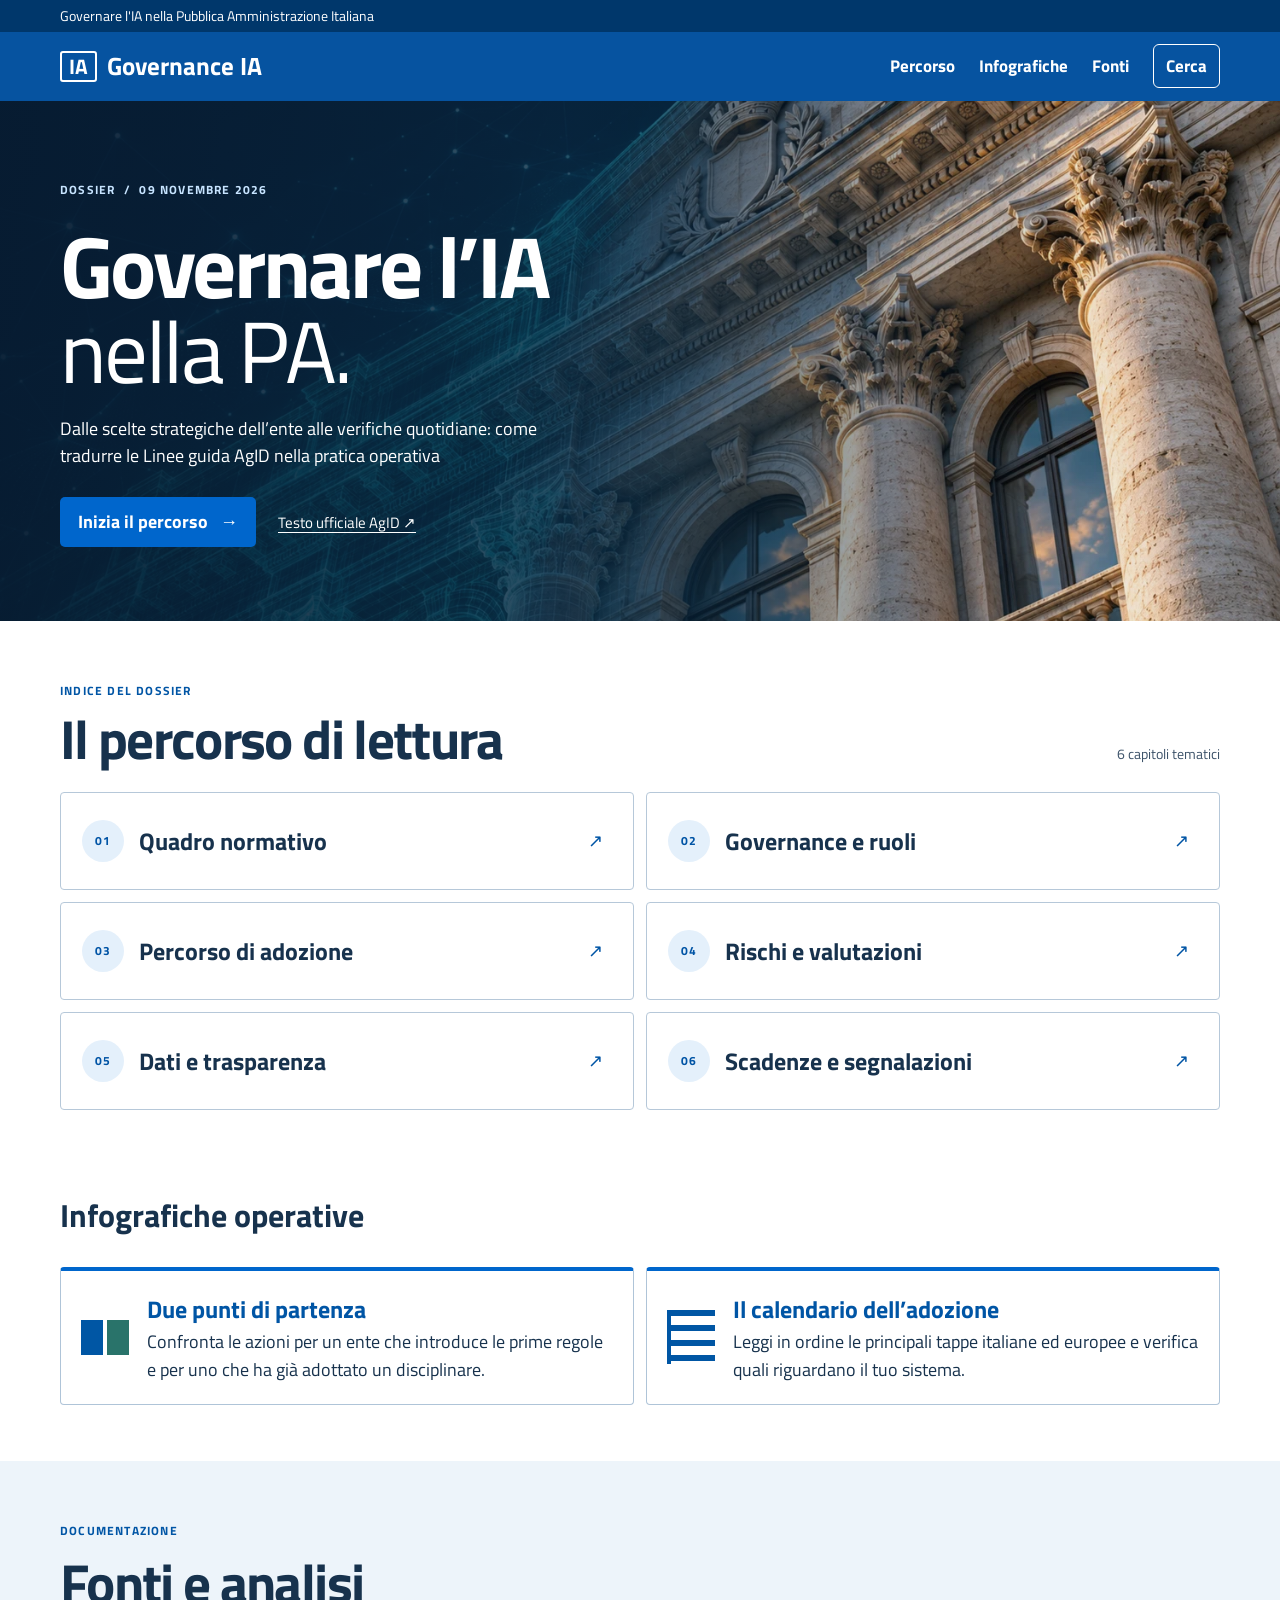
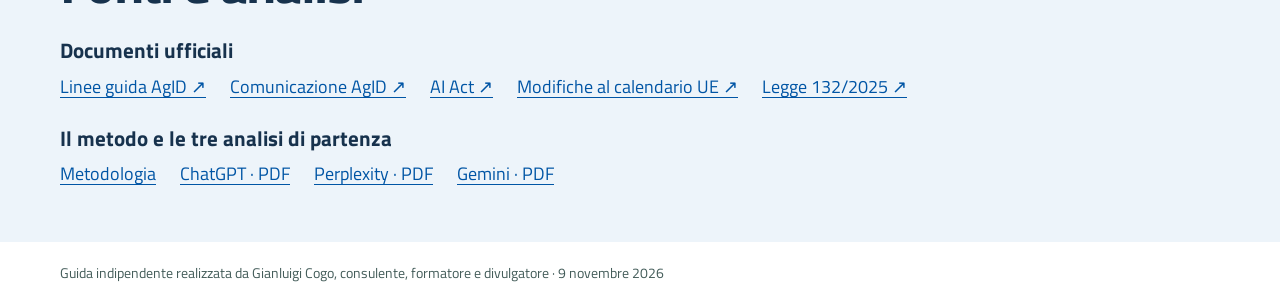
<file: index.html>
<!doctype html><html lang="it"><head><meta charset="utf-8"><meta name="viewport" content="width=device-width, initial-scale=1"><title>Governare l’IA nella PA · Governance IA</title><link rel="stylesheet" href="style.css"><script defer src="search.js"></script></head><body><a class="skip" href="#main">Salta al contenuto</a><header><div class="slim"><div class="wrap">Governare l'IA nella Pubblica Amministrazione Italiana</div></div><div class="bar"><a class="brand" href="index.html"><span class="logo" aria-hidden="true">IA</span>Governance IA</a><nav aria-label="Principale"><a href="index.html#indice">Percorso</a><a href="index.html#mappe">Infografiche</a><a href="#fonti">Fonti</a><button id="find" aria-haspopup="dialog" aria-controls="search-dialog">Cerca</button></nav></div></header><main id="main" tabindex="-1"><section class="hero"><div class="wrap"><span class="eyebrow">Dossier &nbsp;/&nbsp; 09 novembre 2026</span><h1>Governare l’IA<br><em>nella PA.</em></h1><p>Dalle scelte strategiche dell’ente alle verifiche quotidiane: come tradurre le Linee guida AgID nella pratica operativa</p><div class="actions"><a class="btn" href="capitolo-1.html">Inizia il percorso &nbsp; →</a><a class="minor" href="https://trasparenza.agid.gov.it/download/10402.html">Testo ufficiale AgID ↗</a></div></div></section><section class="wrap index" id="indice"><span class="eyebrow label">Indice del dossier</span><div class="heading"><h2>Il percorso di lettura</h2><span class="count">6 capitoli tematici</span></div><div class="grid"><a class="card" href="capitolo-1.html"><span class="num">01</span><strong>Quadro normativo</strong><span class="arrow" aria-hidden="true">↗</span></a><a class="card" href="capitolo-2.html"><span class="num">02</span><strong>Governance e ruoli</strong><span class="arrow" aria-hidden="true">↗</span></a><a class="card" href="capitolo-3.html"><span class="num">03</span><strong>Percorso di adozione</strong><span class="arrow" aria-hidden="true">↗</span></a><a class="card" href="capitolo-4.html"><span class="num">04</span><strong>Rischi e valutazioni</strong><span class="arrow" aria-hidden="true">↗</span></a><a class="card" href="capitolo-5.html"><span class="num">05</span><strong>Dati e trasparenza</strong><span class="arrow" aria-hidden="true">↗</span></a><a class="card" href="capitolo-6.html"><span class="num">06</span><strong>Scadenze e segnalazioni</strong><span class="arrow" aria-hidden="true">↗</span></a></div></section><section class="visualwrap wrap" id="mappe"><h2>Infografiche operative</h2><div class="grid"><a class="viscard" href="mappa-enti.html"><span class="pic pic0" aria-hidden="true"></span><span><strong>Due punti di partenza</strong><br>Confronta le azioni per un ente che introduce le prime regole e per uno che ha già adottato un disciplinare.</span></a><a class="viscard" href="mappa-tempi.html"><span class="pic pic1" aria-hidden="true"></span><span><strong>Il calendario dell’adozione</strong><br>Leggi in ordine le principali tappe italiane ed europee e verifica quali riguardano il tuo sistema.</span></a></div></section><section class="sources" id="fonti"><div class="wrap"><span class="eyebrow label">Documentazione</span><h2>Fonti e analisi</h2><h3>Documenti ufficiali</h3><div class="links"><a target="_blank" rel="noopener" href="https://trasparenza.agid.gov.it/download/10402.html">Linee guida AgID ↗</a><a target="_blank" rel="noopener" href="https://www.agid.gov.it/it/notizie/agid-adotta-le-linee-guida-ladozione-di-ia-nella-pubblica-amministrazione">Comunicazione AgID ↗</a><a target="_blank" rel="noopener" href="https://eur-lex.europa.eu/eli/reg/2024/1689">AI Act ↗</a><a target="_blank" rel="noopener" href="https://eur-lex.europa.eu/eli/reg/2026/1744/oj?locale=it">Modifiche al calendario UE ↗</a><a target="_blank" rel="noopener" href="https://www.normattiva.it/uri-res/N2Ls?urn:nir:stato:legge:2025-09-23;132">Legge 132/2025 ↗</a></div><h3>Il metodo e le tre analisi di partenza</h3><div class="links"><a target="_blank" rel="noopener" href="https://github.com/gigicogo/Linee-Guida-AI-per-la-PA/blob/main/README.md">Metodologia</a><a target="_blank" rel="noopener" href="ChatGPT.pdf">ChatGPT · PDF</a><a target="_blank" rel="noopener" href="Perplexity.pdf">Perplexity · PDF</a><a target="_blank" rel="noopener" href="Gemini.pdf">Gemini · PDF</a></div></div></section></main><footer class="wrap footer">Guida indipendente realizzata da Gianluigi Cogo, consulente, formatore e divulgatore · 9 novembre 2026</footer><dialog id="search-dialog" aria-labelledby="dt"><button class="close" aria-label="Chiudi ricerca">Chiudi</button><h2 id="dt">Cerca nella guida</h2><label for="q">Argomento o parola chiave</label><input id="q" type="search" placeholder="Es. PIAO, rischio, segnalazione"><div aria-atomic="true" role="status" id="status"></div><div class="results"></div></dialog></body></html>
</file>
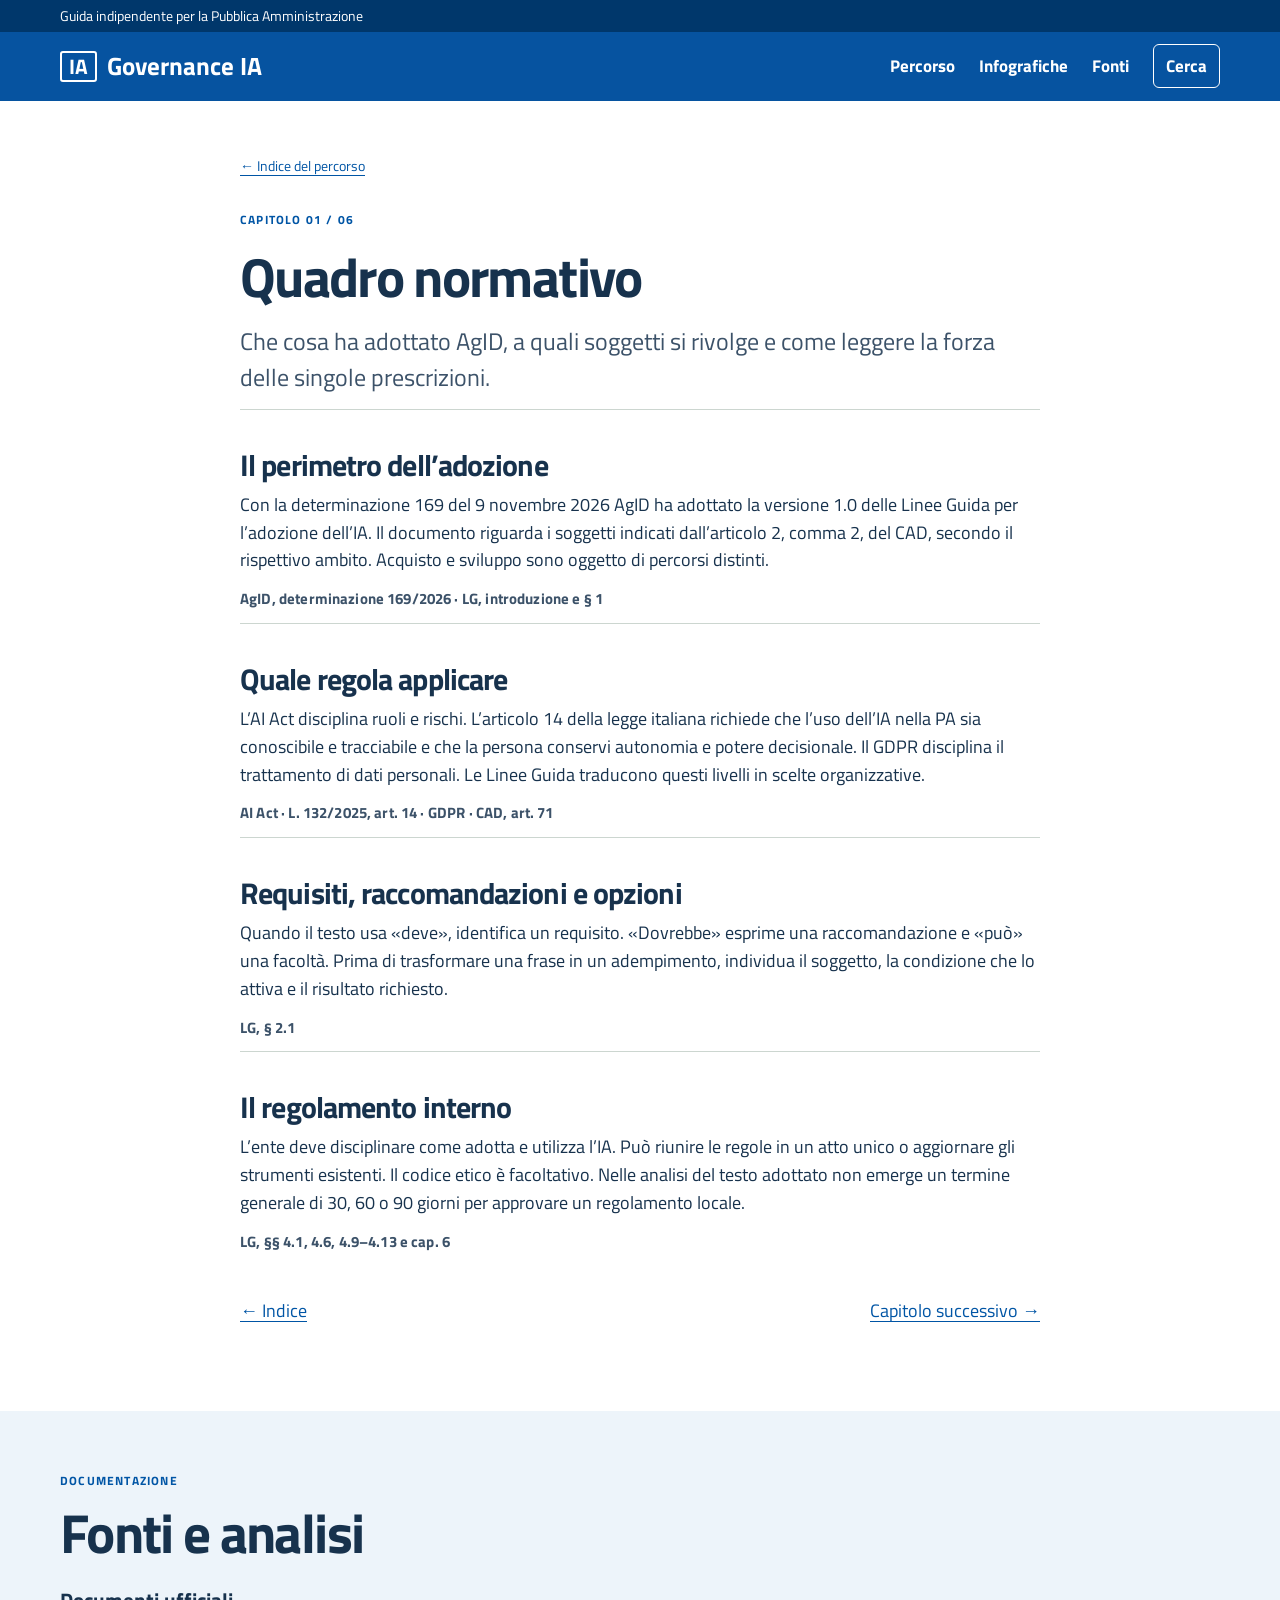
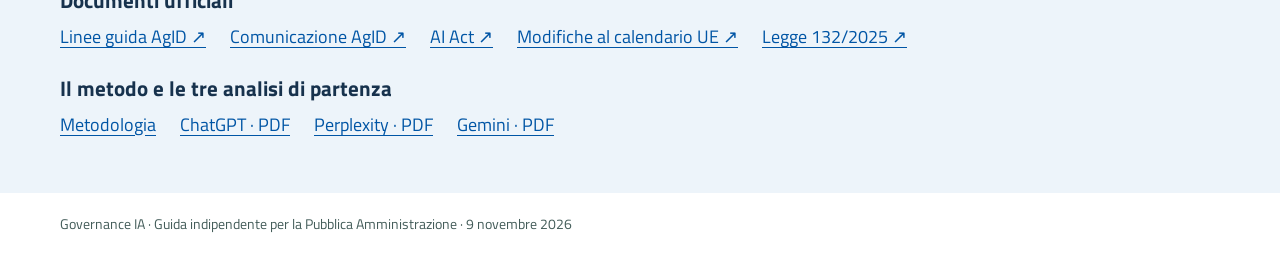
<file: capitolo-1.html>
<!doctype html><html lang="it"><head><meta charset="utf-8"><meta name="viewport" content="width=device-width, initial-scale=1"><title>Quadro normativo · Governance IA</title><link rel="stylesheet" href="style.css"><script defer src="search.js"></script></head><body><a class="skip" href="#main">Salta al contenuto</a><header><div class="slim"><div class="wrap">Guida indipendente per la Pubblica Amministrazione</div></div><div class="bar"><a class="brand" href="index.html"><span class="logo" aria-hidden="true">IA</span>Governance IA</a><nav aria-label="Principale"><a href="index.html#indice">Percorso</a><a href="index.html#mappe">Infografiche</a><a href="#fonti">Fonti</a><button id="find" aria-haspopup="dialog" aria-controls="search-dialog">Cerca</button></nav></div></header><main id="main" tabindex="-1"><article class="wrap article"><a class="crumb" href="index.html#indice">← Indice del percorso</a><span class="eyebrow label">Capitolo 01 / 06</span><h1>Quadro normativo</h1><p class="lead">Che cosa ha adottato AgID, a quali soggetti si rivolge e come leggere la forza delle singole prescrizioni.</p><section id="s0"><h2>Il perimetro dell’adozione</h2><p>Con la determinazione 169 del 9 novembre 2026 AgID ha adottato la versione 1.0 delle Linee Guida per l’adozione dell’IA. Il documento riguarda i soggetti indicati dall’articolo 2, comma 2, del CAD, secondo il rispettivo ambito. Acquisto e sviluppo sono oggetto di percorsi distinti.</p><small>AgID, determinazione 169/2026 · LG, introduzione e § 1</small></section><section id="s1"><h2>Quale regola applicare</h2><p>L’AI Act disciplina ruoli e rischi. L’articolo 14 della legge italiana richiede che l’uso dell’IA nella PA sia conoscibile e tracciabile e che la persona conservi autonomia e potere decisionale. Il GDPR disciplina il trattamento di dati personali. Le Linee Guida traducono questi livelli in scelte organizzative.</p><small>AI Act · L. 132/2025, art. 14 · GDPR · CAD, art. 71</small></section><section id="s2"><h2>Requisiti, raccomandazioni e opzioni</h2><p>Quando il testo usa «deve», identifica un requisito. «Dovrebbe» esprime una raccomandazione e «può» una facoltà. Prima di trasformare una frase in un adempimento, individua il soggetto, la condizione che lo attiva e il risultato richiesto.</p><small>LG, § 2.1</small></section><section id="s3"><h2>Il regolamento interno</h2><p>L’ente deve disciplinare come adotta e utilizza l’IA. Può riunire le regole in un atto unico o aggiornare gli strumenti esistenti. Il codice etico è facoltativo. Nelle analisi del testo adottato non emerge un termine generale di 30, 60 o 90 giorni per approvare un regolamento locale.</p><small>LG, §§ 4.1, 4.6, 4.9–4.13 e cap. 6</small></section><nav class="pager" aria-label="Capitoli"><a href="index.html#indice">← Indice</a><a href="capitolo-2.html">Capitolo successivo →</a></nav></article><section class="sources" id="fonti"><div class="wrap"><span class="eyebrow label">Documentazione</span><h2>Fonti e analisi</h2><h3>Documenti ufficiali</h3><div class="links"><a target="_blank" rel="noopener" href="https://trasparenza.agid.gov.it/download/10402.html">Linee guida AgID ↗</a><a target="_blank" rel="noopener" href="https://www.agid.gov.it/it/notizie/agid-adotta-le-linee-guida-ladozione-di-ia-nella-pubblica-amministrazione">Comunicazione AgID ↗</a><a target="_blank" rel="noopener" href="https://eur-lex.europa.eu/eli/reg/2024/1689">AI Act ↗</a><a target="_blank" rel="noopener" href="https://eur-lex.europa.eu/eli/reg/2026/1744/oj?locale=it">Modifiche al calendario UE ↗</a><a target="_blank" rel="noopener" href="https://www.normattiva.it/uri-res/N2Ls?urn:nir:stato:legge:2025-09-23;132">Legge 132/2025 ↗</a></div><h3>Il metodo e le tre analisi di partenza</h3><div class="links"><a target="_blank" rel="noopener" href="https://github.com/gigicogo/Linee-Guida-AI-per-la-PA/blob/main/README.md">Metodologia</a><a target="_blank" rel="noopener" href="ChatGPT.pdf">ChatGPT · PDF</a><a target="_blank" rel="noopener" href="Perplexity.pdf">Perplexity · PDF</a><a target="_blank" rel="noopener" href="Gemini.pdf">Gemini · PDF</a></div></div></section></main><footer class="wrap footer">Governance IA · Guida indipendente per la Pubblica Amministrazione · 9 novembre 2026</footer><dialog id="search-dialog" aria-labelledby="dt"><button class="close" aria-label="Chiudi ricerca">Chiudi</button><h2 id="dt">Cerca nella guida</h2><label for="q">Argomento o parola chiave</label><input id="q" type="search" placeholder="Es. PIAO, rischio, segnalazione"><div aria-atomic="true" role="status" id="status"></div><div class="results"></div></dialog></body></html>
</file>
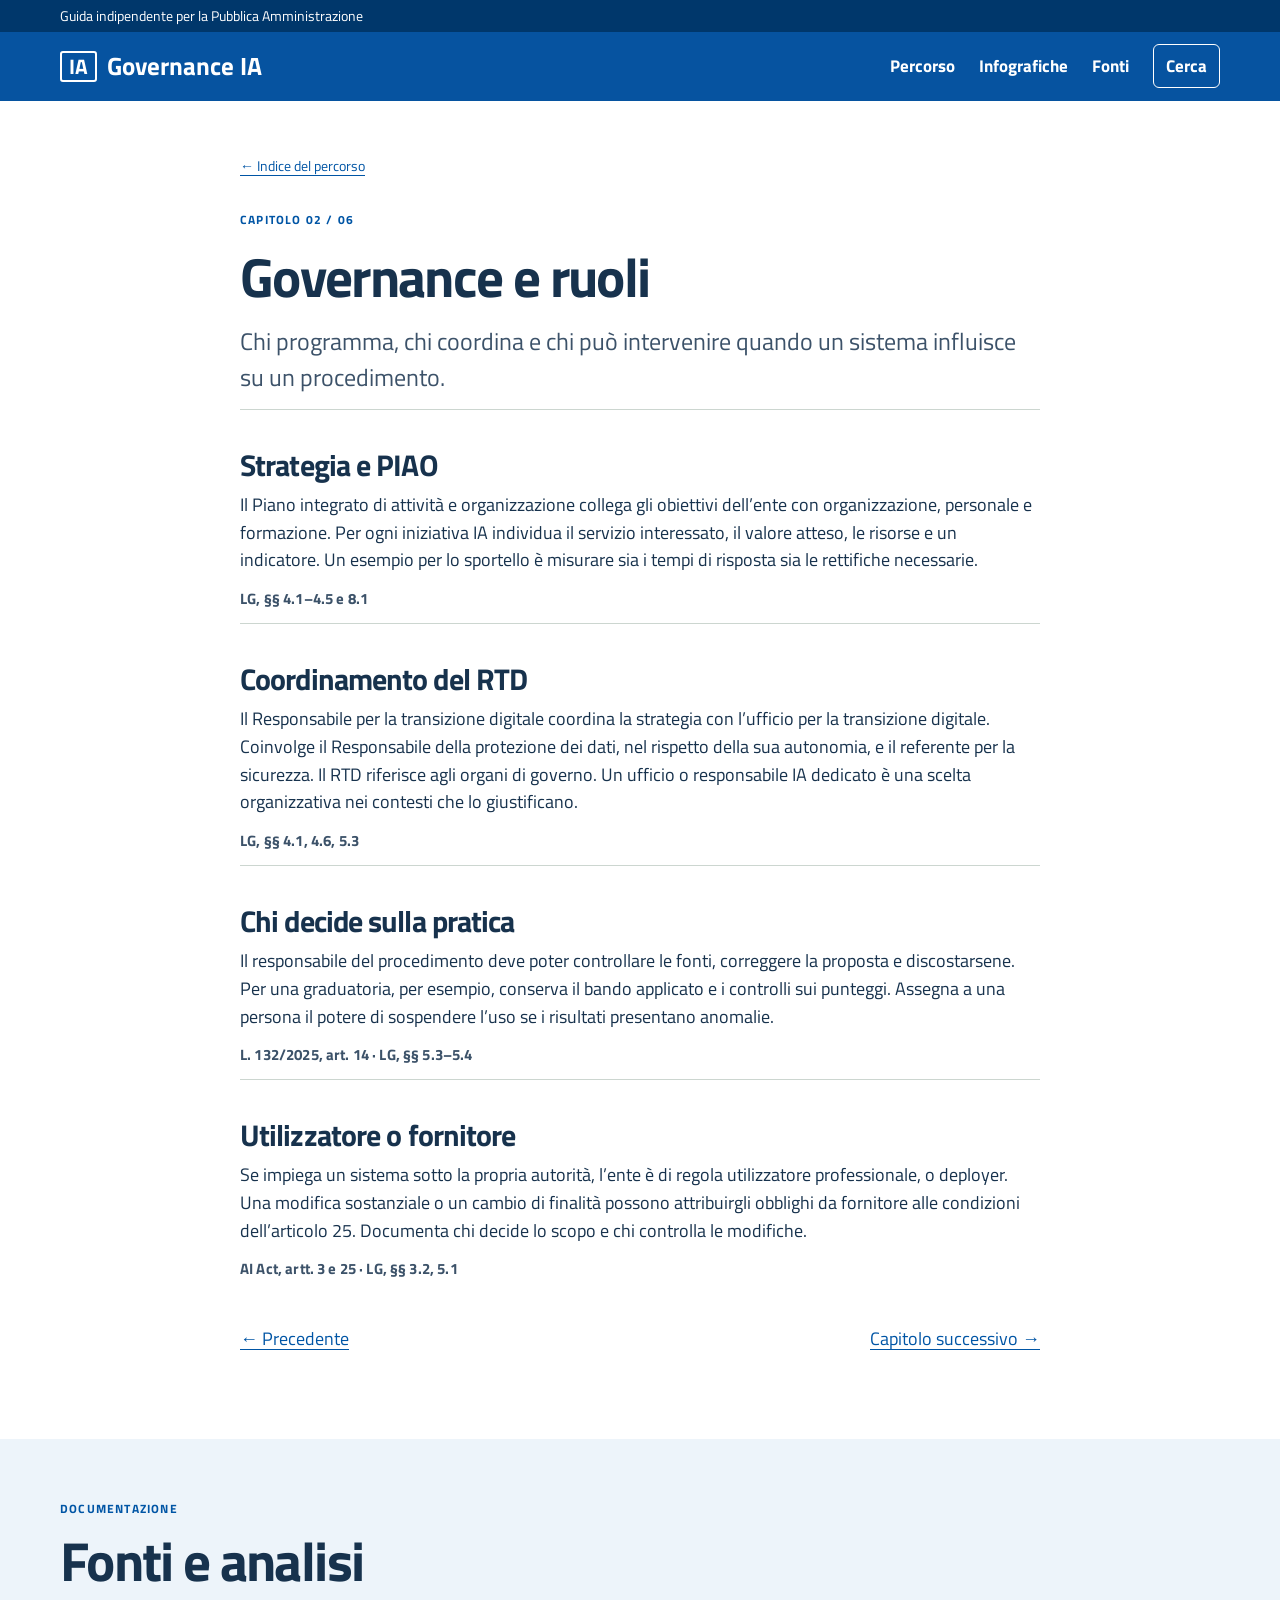
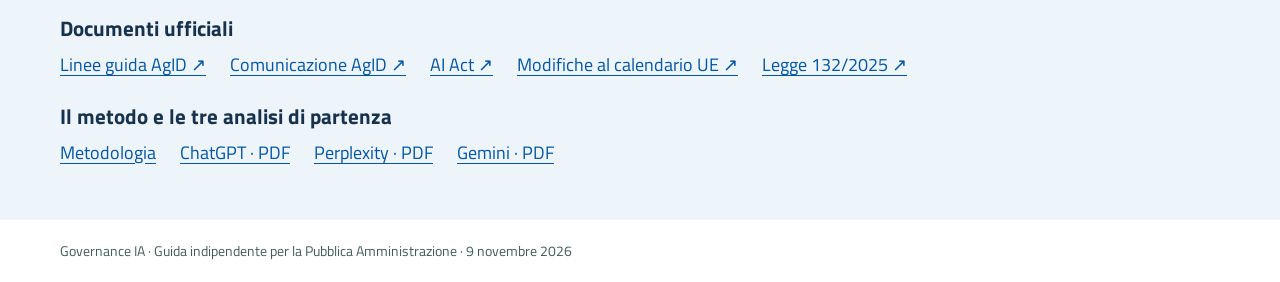
<file: capitolo-2.html>
<!doctype html><html lang="it"><head><meta charset="utf-8"><meta name="viewport" content="width=device-width, initial-scale=1"><title>Governance e ruoli · Governance IA</title><link rel="stylesheet" href="style.css"><script defer src="search.js"></script></head><body><a class="skip" href="#main">Salta al contenuto</a><header><div class="slim"><div class="wrap">Guida indipendente per la Pubblica Amministrazione</div></div><div class="bar"><a class="brand" href="index.html"><span class="logo" aria-hidden="true">IA</span>Governance IA</a><nav aria-label="Principale"><a href="index.html#indice">Percorso</a><a href="index.html#mappe">Infografiche</a><a href="#fonti">Fonti</a><button id="find" aria-haspopup="dialog" aria-controls="search-dialog">Cerca</button></nav></div></header><main id="main" tabindex="-1"><article class="wrap article"><a class="crumb" href="index.html#indice">← Indice del percorso</a><span class="eyebrow label">Capitolo 02 / 06</span><h1>Governance e ruoli</h1><p class="lead">Chi programma, chi coordina e chi può intervenire quando un sistema influisce su un procedimento.</p><section id="s0"><h2>Strategia e PIAO</h2><p>Il Piano integrato di attività e organizzazione collega gli obiettivi dell’ente con organizzazione, personale e formazione. Per ogni iniziativa IA individua il servizio interessato, il valore atteso, le risorse e un indicatore. Un esempio per lo sportello è misurare sia i tempi di risposta sia le rettifiche necessarie.</p><small>LG, §§ 4.1–4.5 e 8.1</small></section><section id="s1"><h2>Coordinamento del RTD</h2><p>Il Responsabile per la transizione digitale coordina la strategia con l’ufficio per la transizione digitale. Coinvolge il Responsabile della protezione dei dati, nel rispetto della sua autonomia, e il referente per la sicurezza. Il RTD riferisce agli organi di governo. Un ufficio o responsabile IA dedicato è una scelta organizzativa nei contesti che lo giustificano.</p><small>LG, §§ 4.1, 4.6, 5.3</small></section><section id="s2"><h2>Chi decide sulla pratica</h2><p>Il responsabile del procedimento deve poter controllare le fonti, correggere la proposta e discostarsene. Per una graduatoria, per esempio, conserva il bando applicato e i controlli sui punteggi. Assegna a una persona il potere di sospendere l’uso se i risultati presentano anomalie.</p><small>L. 132/2025, art. 14 · LG, §§ 5.3–5.4</small></section><section id="s3"><h2>Utilizzatore o fornitore</h2><p>Se impiega un sistema sotto la propria autorità, l’ente è di regola utilizzatore professionale, o deployer. Una modifica sostanziale o un cambio di finalità possono attribuirgli obblighi da fornitore alle condizioni dell’articolo 25. Documenta chi decide lo scopo e chi controlla le modifiche.</p><small>AI Act, artt. 3 e 25 · LG, §§ 3.2, 5.1</small></section><nav class="pager" aria-label="Capitoli"><a href="capitolo-1.html">← Precedente</a><a href="capitolo-3.html">Capitolo successivo →</a></nav></article><section class="sources" id="fonti"><div class="wrap"><span class="eyebrow label">Documentazione</span><h2>Fonti e analisi</h2><h3>Documenti ufficiali</h3><div class="links"><a target="_blank" rel="noopener" href="https://trasparenza.agid.gov.it/download/10402.html">Linee guida AgID ↗</a><a target="_blank" rel="noopener" href="https://www.agid.gov.it/it/notizie/agid-adotta-le-linee-guida-ladozione-di-ia-nella-pubblica-amministrazione">Comunicazione AgID ↗</a><a target="_blank" rel="noopener" href="https://eur-lex.europa.eu/eli/reg/2024/1689">AI Act ↗</a><a target="_blank" rel="noopener" href="https://eur-lex.europa.eu/eli/reg/2026/1744/oj?locale=it">Modifiche al calendario UE ↗</a><a target="_blank" rel="noopener" href="https://www.normattiva.it/uri-res/N2Ls?urn:nir:stato:legge:2025-09-23;132">Legge 132/2025 ↗</a></div><h3>Il metodo e le tre analisi di partenza</h3><div class="links"><a target="_blank" rel="noopener" href="https://github.com/gigicogo/Linee-Guida-AI-per-la-PA/blob/main/README.md">Metodologia</a><a target="_blank" rel="noopener" href="ChatGPT.pdf">ChatGPT · PDF</a><a target="_blank" rel="noopener" href="Perplexity.pdf">Perplexity · PDF</a><a target="_blank" rel="noopener" href="Gemini.pdf">Gemini · PDF</a></div></div></section></main><footer class="wrap footer">Governance IA · Guida indipendente per la Pubblica Amministrazione · 9 novembre 2026</footer><dialog id="search-dialog" aria-labelledby="dt"><button class="close" aria-label="Chiudi ricerca">Chiudi</button><h2 id="dt">Cerca nella guida</h2><label for="q">Argomento o parola chiave</label><input id="q" type="search" placeholder="Es. PIAO, rischio, segnalazione"><div aria-atomic="true" role="status" id="status"></div><div class="results"></div></dialog></body></html>
</file>
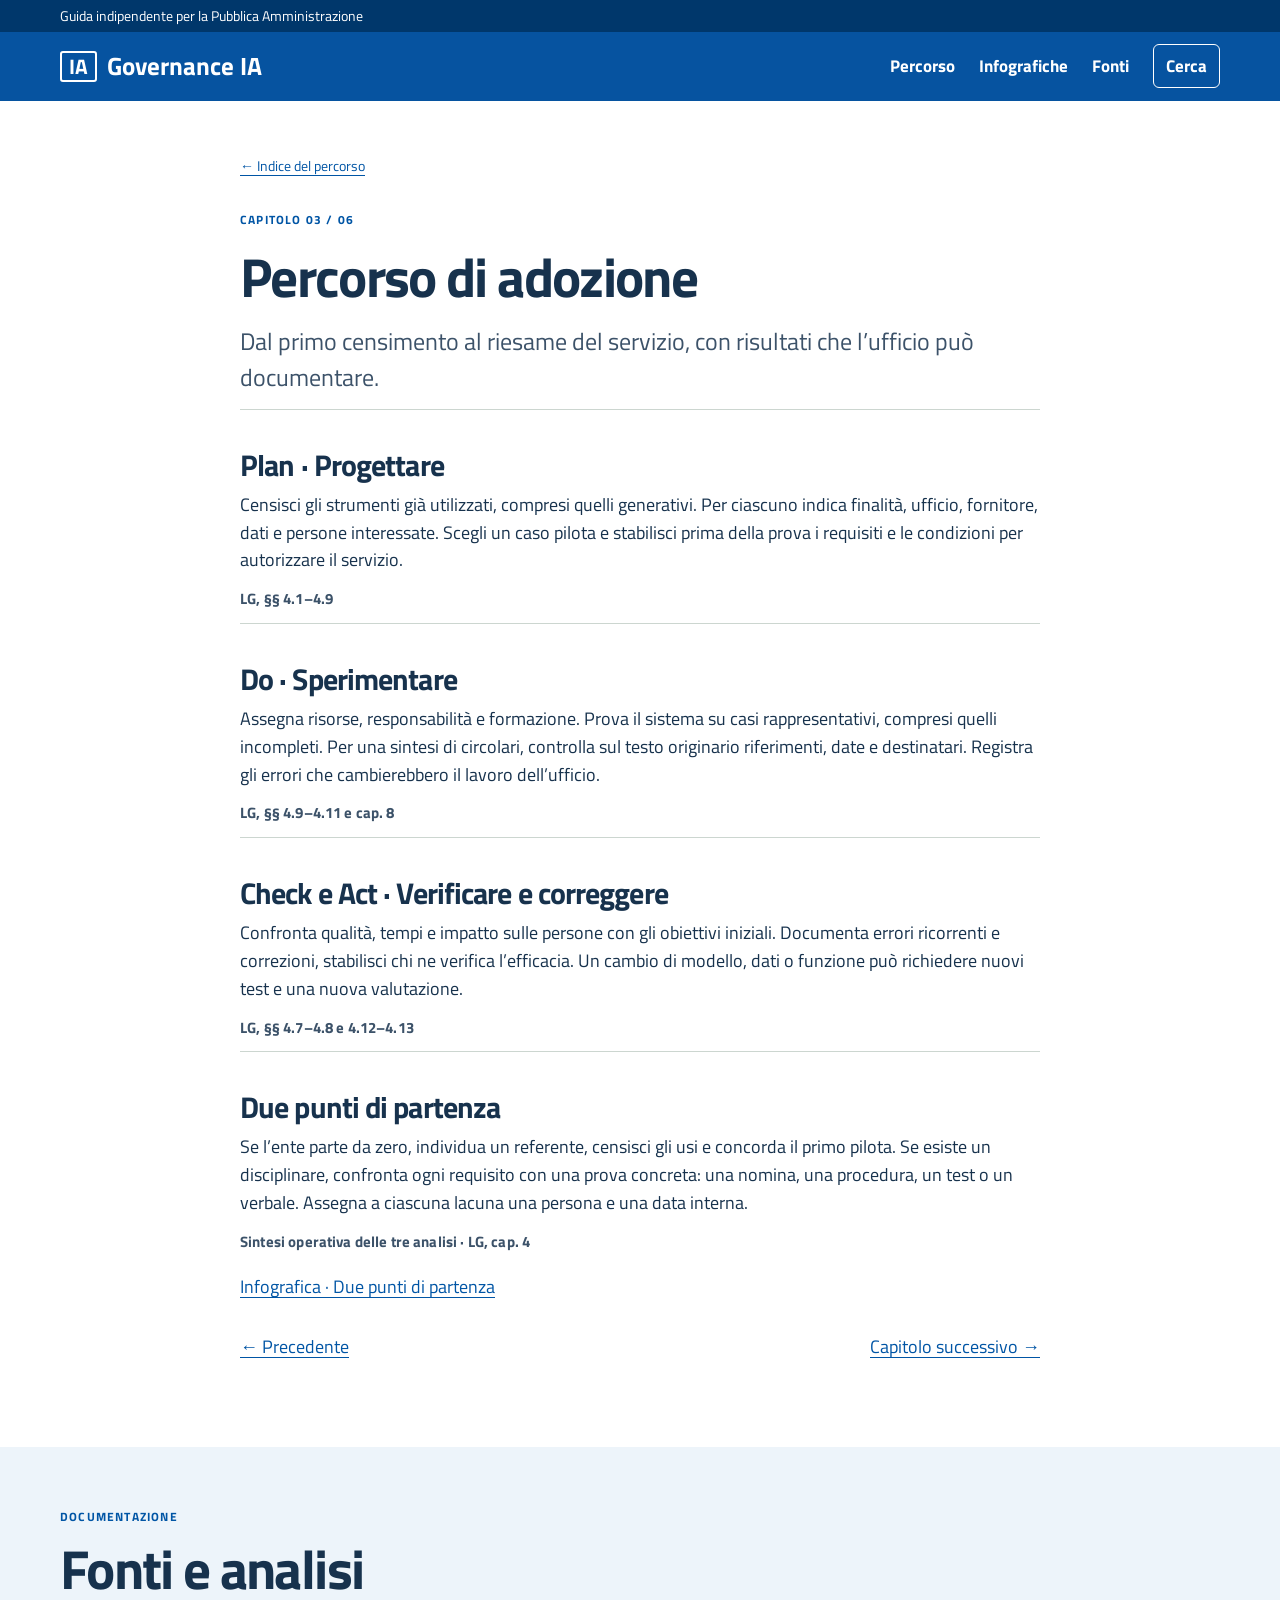
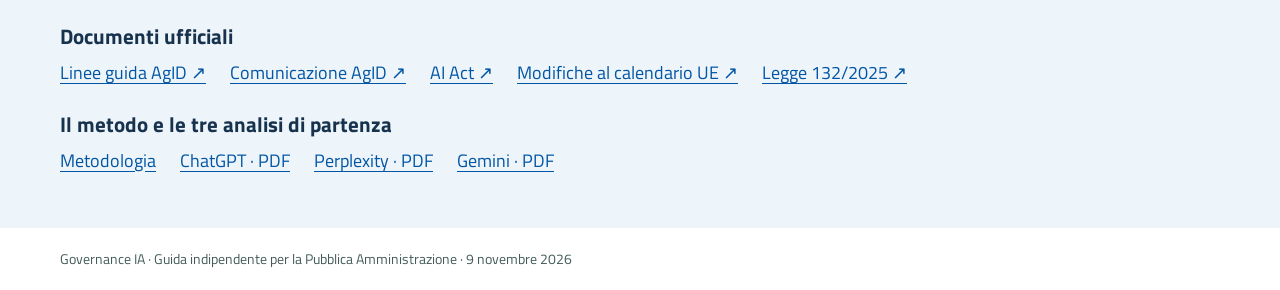
<file: capitolo-3.html>
<!doctype html><html lang="it"><head><meta charset="utf-8"><meta name="viewport" content="width=device-width, initial-scale=1"><title>Percorso di adozione · Governance IA</title><link rel="stylesheet" href="style.css"><script defer src="search.js"></script></head><body><a class="skip" href="#main">Salta al contenuto</a><header><div class="slim"><div class="wrap">Guida indipendente per la Pubblica Amministrazione</div></div><div class="bar"><a class="brand" href="index.html"><span class="logo" aria-hidden="true">IA</span>Governance IA</a><nav aria-label="Principale"><a href="index.html#indice">Percorso</a><a href="index.html#mappe">Infografiche</a><a href="#fonti">Fonti</a><button id="find" aria-haspopup="dialog" aria-controls="search-dialog">Cerca</button></nav></div></header><main id="main" tabindex="-1"><article class="wrap article"><a class="crumb" href="index.html#indice">← Indice del percorso</a><span class="eyebrow label">Capitolo 03 / 06</span><h1>Percorso di adozione</h1><p class="lead">Dal primo censimento al riesame del servizio, con risultati che l’ufficio può documentare.</p><section id="s0"><h2>Plan · Progettare</h2><p>Censisci gli strumenti già utilizzati, compresi quelli generativi. Per ciascuno indica finalità, ufficio, fornitore, dati e persone interessate. Scegli un caso pilota e stabilisci prima della prova i requisiti e le condizioni per autorizzare il servizio.</p><small>LG, §§ 4.1–4.9</small></section><section id="s1"><h2>Do · Sperimentare</h2><p>Assegna risorse, responsabilità e formazione. Prova il sistema su casi rappresentativi, compresi quelli incompleti. Per una sintesi di circolari, controlla sul testo originario riferimenti, date e destinatari. Registra gli errori che cambierebbero il lavoro dell’ufficio.</p><small>LG, §§ 4.9–4.11 e cap. 8</small></section><section id="s2"><h2>Check e Act · Verificare e correggere</h2><p>Confronta qualità, tempi e impatto sulle persone con gli obiettivi iniziali. Documenta errori ricorrenti e correzioni, stabilisci chi ne verifica l’efficacia. Un cambio di modello, dati o funzione può richiedere nuovi test e una nuova valutazione.</p><small>LG, §§ 4.7–4.8 e 4.12–4.13</small></section><section id="s3"><h2>Due punti di partenza</h2><p>Se l’ente parte da zero, individua un referente, censisci gli usi e concorda il primo pilota. Se esiste un disciplinare, confronta ogni requisito con una prova concreta: una nomina, una procedura, un test o un verbale. Assegna a ciascuna lacuna una persona e una data interna.</p><small>Sintesi operativa delle tre analisi · LG, cap. 4</small></section><p><a href="mappa-enti.html">Infografica · Due punti di partenza</a></p><nav class="pager" aria-label="Capitoli"><a href="capitolo-2.html">← Precedente</a><a href="capitolo-4.html">Capitolo successivo →</a></nav></article><section class="sources" id="fonti"><div class="wrap"><span class="eyebrow label">Documentazione</span><h2>Fonti e analisi</h2><h3>Documenti ufficiali</h3><div class="links"><a target="_blank" rel="noopener" href="https://trasparenza.agid.gov.it/download/10402.html">Linee guida AgID ↗</a><a target="_blank" rel="noopener" href="https://www.agid.gov.it/it/notizie/agid-adotta-le-linee-guida-ladozione-di-ia-nella-pubblica-amministrazione">Comunicazione AgID ↗</a><a target="_blank" rel="noopener" href="https://eur-lex.europa.eu/eli/reg/2024/1689">AI Act ↗</a><a target="_blank" rel="noopener" href="https://eur-lex.europa.eu/eli/reg/2026/1744/oj?locale=it">Modifiche al calendario UE ↗</a><a target="_blank" rel="noopener" href="https://www.normattiva.it/uri-res/N2Ls?urn:nir:stato:legge:2025-09-23;132">Legge 132/2025 ↗</a></div><h3>Il metodo e le tre analisi di partenza</h3><div class="links"><a target="_blank" rel="noopener" href="https://github.com/gigicogo/Linee-Guida-AI-per-la-PA/blob/main/README.md">Metodologia</a><a target="_blank" rel="noopener" href="ChatGPT.pdf">ChatGPT · PDF</a><a target="_blank" rel="noopener" href="Perplexity.pdf">Perplexity · PDF</a><a target="_blank" rel="noopener" href="Gemini.pdf">Gemini · PDF</a></div></div></section></main><footer class="wrap footer">Governance IA · Guida indipendente per la Pubblica Amministrazione · 9 novembre 2026</footer><dialog id="search-dialog" aria-labelledby="dt"><button class="close" aria-label="Chiudi ricerca">Chiudi</button><h2 id="dt">Cerca nella guida</h2><label for="q">Argomento o parola chiave</label><input id="q" type="search" placeholder="Es. PIAO, rischio, segnalazione"><div aria-atomic="true" role="status" id="status"></div><div class="results"></div></dialog></body></html>
</file>
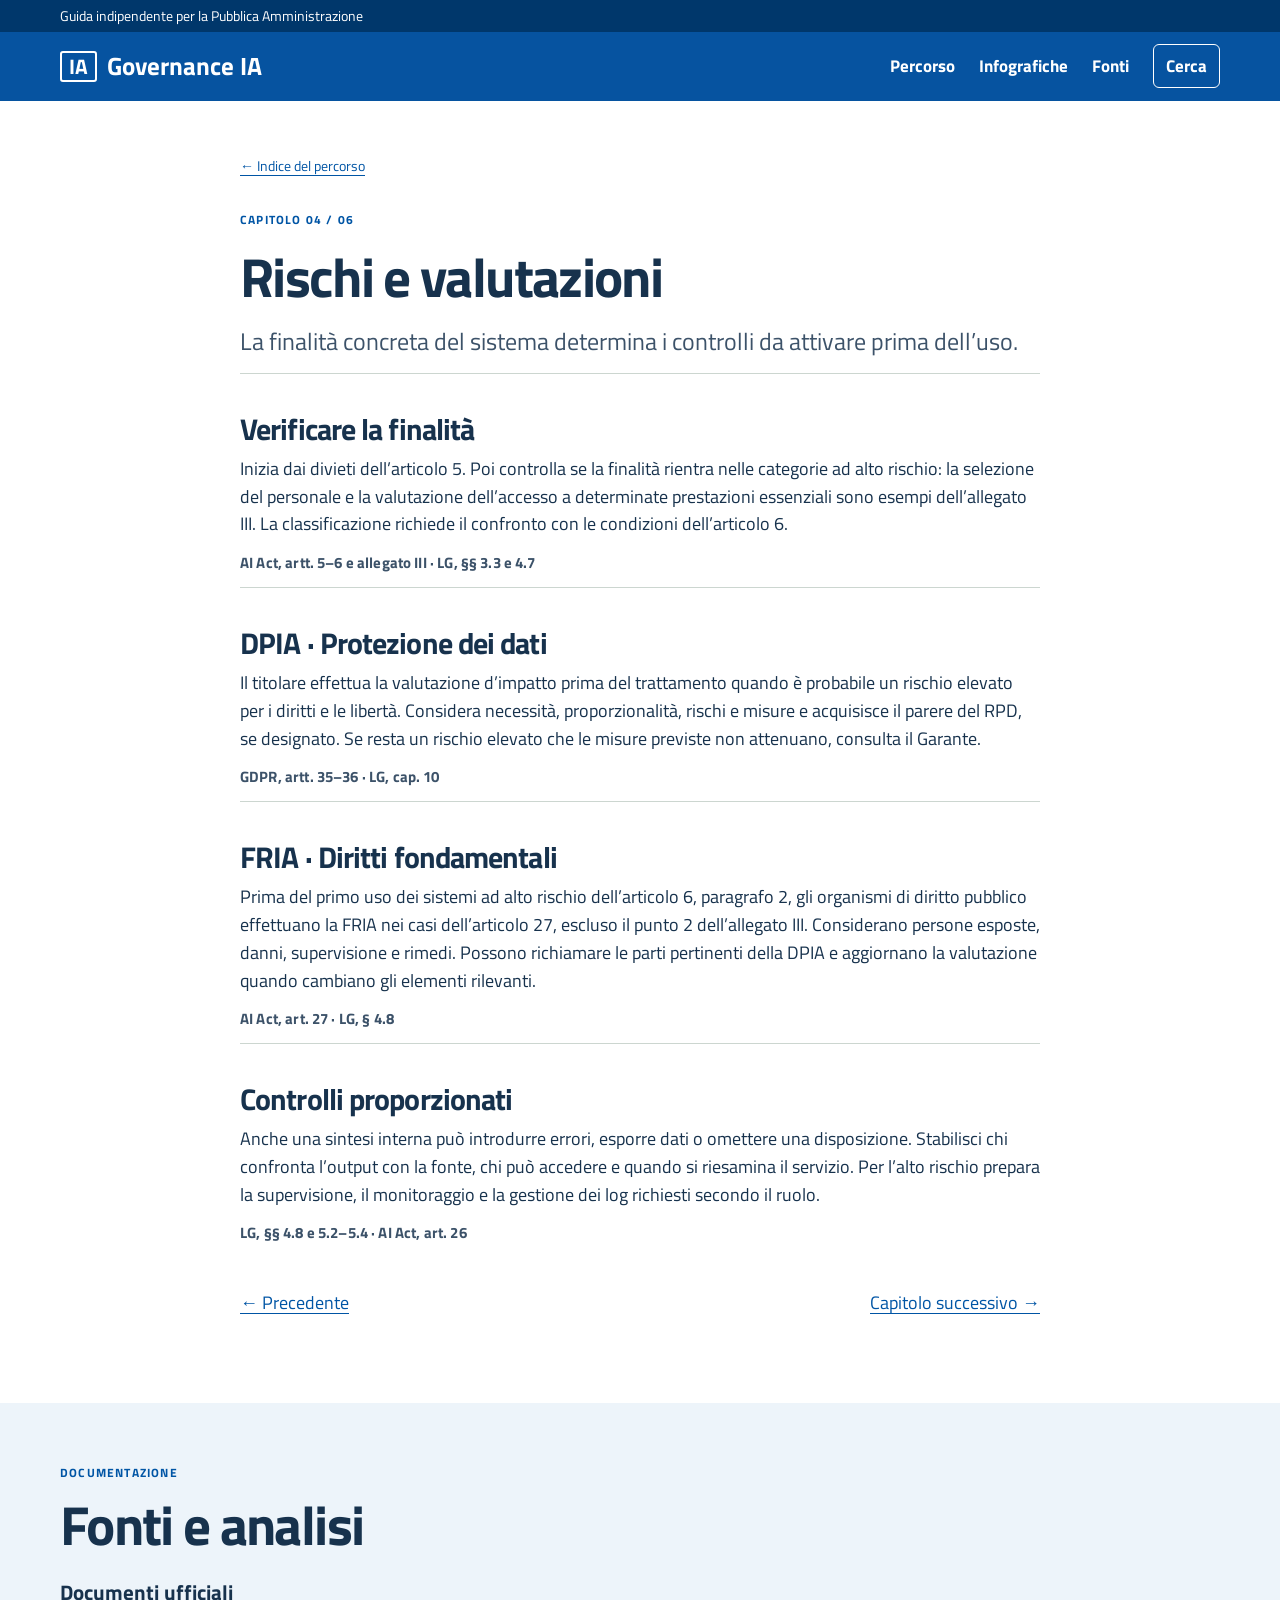
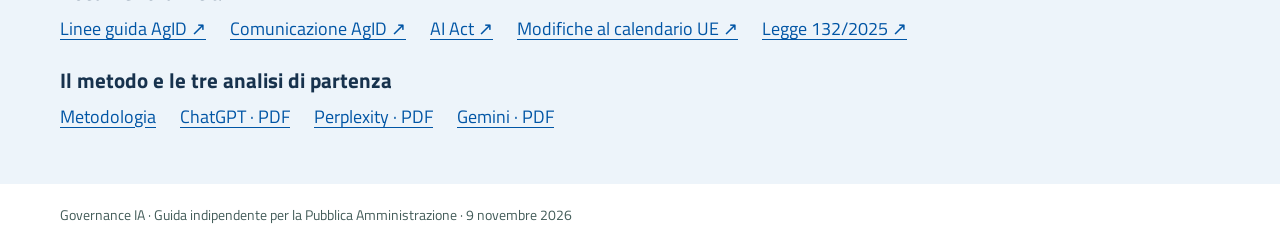
<file: capitolo-4.html>
<!doctype html><html lang="it"><head><meta charset="utf-8"><meta name="viewport" content="width=device-width, initial-scale=1"><title>Rischi e valutazioni · Governance IA</title><link rel="stylesheet" href="style.css"><script defer src="search.js"></script></head><body><a class="skip" href="#main">Salta al contenuto</a><header><div class="slim"><div class="wrap">Guida indipendente per la Pubblica Amministrazione</div></div><div class="bar"><a class="brand" href="index.html"><span class="logo" aria-hidden="true">IA</span>Governance IA</a><nav aria-label="Principale"><a href="index.html#indice">Percorso</a><a href="index.html#mappe">Infografiche</a><a href="#fonti">Fonti</a><button id="find" aria-haspopup="dialog" aria-controls="search-dialog">Cerca</button></nav></div></header><main id="main" tabindex="-1"><article class="wrap article"><a class="crumb" href="index.html#indice">← Indice del percorso</a><span class="eyebrow label">Capitolo 04 / 06</span><h1>Rischi e valutazioni</h1><p class="lead">La finalità concreta del sistema determina i controlli da attivare prima dell’uso.</p><section id="s0"><h2>Verificare la finalità</h2><p>Inizia dai divieti dell’articolo 5. Poi controlla se la finalità rientra nelle categorie ad alto rischio: la selezione del personale e la valutazione dell’accesso a determinate prestazioni essenziali sono esempi dell’allegato III. La classificazione richiede il confronto con le condizioni dell’articolo 6.</p><small>AI Act, artt. 5–6 e allegato III · LG, §§ 3.3 e 4.7</small></section><section id="s1"><h2>DPIA · Protezione dei dati</h2><p>Il titolare effettua la valutazione d’impatto prima del trattamento quando è probabile un rischio elevato per i diritti e le libertà. Considera necessità, proporzionalità, rischi e misure e acquisisce il parere del RPD, se designato. Se resta un rischio elevato che le misure previste non attenuano, consulta il Garante.</p><small>GDPR, artt. 35–36 · LG, cap. 10</small></section><section id="s2"><h2>FRIA · Diritti fondamentali</h2><p>Prima del primo uso dei sistemi ad alto rischio dell’articolo 6, paragrafo 2, gli organismi di diritto pubblico effettuano la FRIA nei casi dell’articolo 27, escluso il punto 2 dell’allegato III. Considerano persone esposte, danni, supervisione e rimedi. Possono richiamare le parti pertinenti della DPIA e aggiornano la valutazione quando cambiano gli elementi rilevanti.</p><small>AI Act, art. 27 · LG, § 4.8</small></section><section id="s3"><h2>Controlli proporzionati</h2><p>Anche una sintesi interna può introdurre errori, esporre dati o omettere una disposizione. Stabilisci chi confronta l’output con la fonte, chi può accedere e quando si riesamina il servizio. Per l’alto rischio prepara la supervisione, il monitoraggio e la gestione dei log richiesti secondo il ruolo.</p><small>LG, §§ 4.8 e 5.2–5.4 · AI Act, art. 26</small></section><nav class="pager" aria-label="Capitoli"><a href="capitolo-3.html">← Precedente</a><a href="capitolo-5.html">Capitolo successivo →</a></nav></article><section class="sources" id="fonti"><div class="wrap"><span class="eyebrow label">Documentazione</span><h2>Fonti e analisi</h2><h3>Documenti ufficiali</h3><div class="links"><a target="_blank" rel="noopener" href="https://trasparenza.agid.gov.it/download/10402.html">Linee guida AgID ↗</a><a target="_blank" rel="noopener" href="https://www.agid.gov.it/it/notizie/agid-adotta-le-linee-guida-ladozione-di-ia-nella-pubblica-amministrazione">Comunicazione AgID ↗</a><a target="_blank" rel="noopener" href="https://eur-lex.europa.eu/eli/reg/2024/1689">AI Act ↗</a><a target="_blank" rel="noopener" href="https://eur-lex.europa.eu/eli/reg/2026/1744/oj?locale=it">Modifiche al calendario UE ↗</a><a target="_blank" rel="noopener" href="https://www.normattiva.it/uri-res/N2Ls?urn:nir:stato:legge:2025-09-23;132">Legge 132/2025 ↗</a></div><h3>Il metodo e le tre analisi di partenza</h3><div class="links"><a target="_blank" rel="noopener" href="https://github.com/gigicogo/Linee-Guida-AI-per-la-PA/blob/main/README.md">Metodologia</a><a target="_blank" rel="noopener" href="ChatGPT.pdf">ChatGPT · PDF</a><a target="_blank" rel="noopener" href="Perplexity.pdf">Perplexity · PDF</a><a target="_blank" rel="noopener" href="Gemini.pdf">Gemini · PDF</a></div></div></section></main><footer class="wrap footer">Governance IA · Guida indipendente per la Pubblica Amministrazione · 9 novembre 2026</footer><dialog id="search-dialog" aria-labelledby="dt"><button class="close" aria-label="Chiudi ricerca">Chiudi</button><h2 id="dt">Cerca nella guida</h2><label for="q">Argomento o parola chiave</label><input id="q" type="search" placeholder="Es. PIAO, rischio, segnalazione"><div aria-atomic="true" role="status" id="status"></div><div class="results"></div></dialog></body></html>
</file>
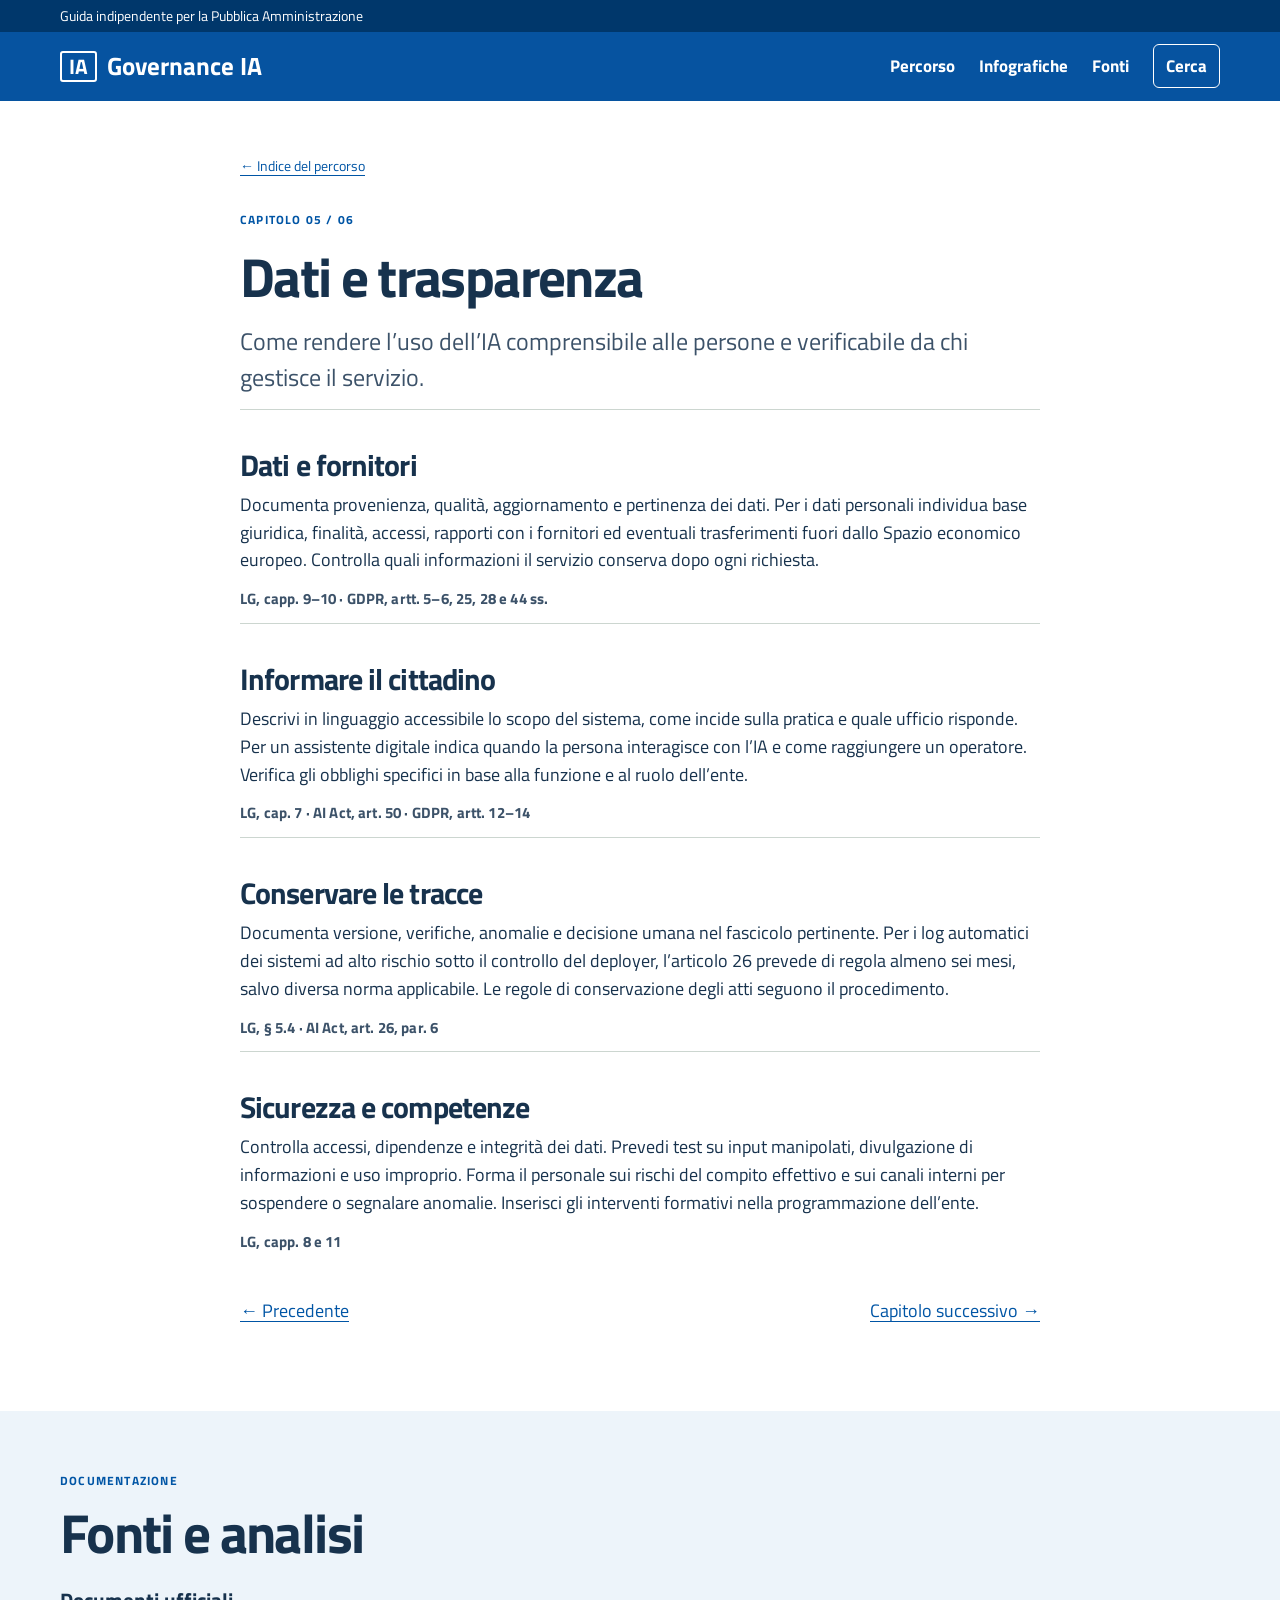
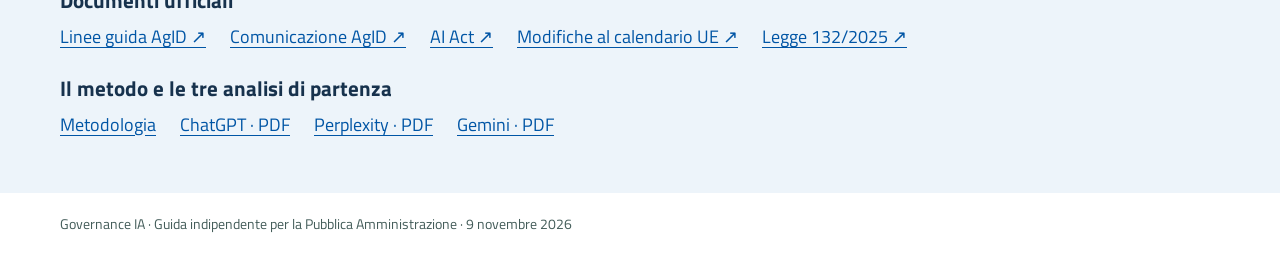
<file: capitolo-5.html>
<!doctype html><html lang="it"><head><meta charset="utf-8"><meta name="viewport" content="width=device-width, initial-scale=1"><title>Dati e trasparenza · Governance IA</title><link rel="stylesheet" href="style.css"><script defer src="search.js"></script></head><body><a class="skip" href="#main">Salta al contenuto</a><header><div class="slim"><div class="wrap">Guida indipendente per la Pubblica Amministrazione</div></div><div class="bar"><a class="brand" href="index.html"><span class="logo" aria-hidden="true">IA</span>Governance IA</a><nav aria-label="Principale"><a href="index.html#indice">Percorso</a><a href="index.html#mappe">Infografiche</a><a href="#fonti">Fonti</a><button id="find" aria-haspopup="dialog" aria-controls="search-dialog">Cerca</button></nav></div></header><main id="main" tabindex="-1"><article class="wrap article"><a class="crumb" href="index.html#indice">← Indice del percorso</a><span class="eyebrow label">Capitolo 05 / 06</span><h1>Dati e trasparenza</h1><p class="lead">Come rendere l’uso dell’IA comprensibile alle persone e verificabile da chi gestisce il servizio.</p><section id="s0"><h2>Dati e fornitori</h2><p>Documenta provenienza, qualità, aggiornamento e pertinenza dei dati. Per i dati personali individua base giuridica, finalità, accessi, rapporti con i fornitori ed eventuali trasferimenti fuori dallo Spazio economico europeo. Controlla quali informazioni il servizio conserva dopo ogni richiesta.</p><small>LG, capp. 9–10 · GDPR, artt. 5–6, 25, 28 e 44 ss.</small></section><section id="s1"><h2>Informare il cittadino</h2><p>Descrivi in linguaggio accessibile lo scopo del sistema, come incide sulla pratica e quale ufficio risponde. Per un assistente digitale indica quando la persona interagisce con l’IA e come raggiungere un operatore. Verifica gli obblighi specifici in base alla funzione e al ruolo dell’ente.</p><small>LG, cap. 7 · AI Act, art. 50 · GDPR, artt. 12–14</small></section><section id="s2"><h2>Conservare le tracce</h2><p>Documenta versione, verifiche, anomalie e decisione umana nel fascicolo pertinente. Per i log automatici dei sistemi ad alto rischio sotto il controllo del deployer, l’articolo 26 prevede di regola almeno sei mesi, salvo diversa norma applicabile. Le regole di conservazione degli atti seguono il procedimento.</p><small>LG, § 5.4 · AI Act, art. 26, par. 6</small></section><section id="s3"><h2>Sicurezza e competenze</h2><p>Controlla accessi, dipendenze e integrità dei dati. Prevedi test su input manipolati, divulgazione di informazioni e uso improprio. Forma il personale sui rischi del compito effettivo e sui canali interni per sospendere o segnalare anomalie. Inserisci gli interventi formativi nella programmazione dell’ente.</p><small>LG, capp. 8 e 11</small></section><nav class="pager" aria-label="Capitoli"><a href="capitolo-4.html">← Precedente</a><a href="capitolo-6.html">Capitolo successivo →</a></nav></article><section class="sources" id="fonti"><div class="wrap"><span class="eyebrow label">Documentazione</span><h2>Fonti e analisi</h2><h3>Documenti ufficiali</h3><div class="links"><a target="_blank" rel="noopener" href="https://trasparenza.agid.gov.it/download/10402.html">Linee guida AgID ↗</a><a target="_blank" rel="noopener" href="https://www.agid.gov.it/it/notizie/agid-adotta-le-linee-guida-ladozione-di-ia-nella-pubblica-amministrazione">Comunicazione AgID ↗</a><a target="_blank" rel="noopener" href="https://eur-lex.europa.eu/eli/reg/2024/1689">AI Act ↗</a><a target="_blank" rel="noopener" href="https://eur-lex.europa.eu/eli/reg/2026/1744/oj?locale=it">Modifiche al calendario UE ↗</a><a target="_blank" rel="noopener" href="https://www.normattiva.it/uri-res/N2Ls?urn:nir:stato:legge:2025-09-23;132">Legge 132/2025 ↗</a></div><h3>Il metodo e le tre analisi di partenza</h3><div class="links"><a target="_blank" rel="noopener" href="https://github.com/gigicogo/Linee-Guida-AI-per-la-PA/blob/main/README.md">Metodologia</a><a target="_blank" rel="noopener" href="ChatGPT.pdf">ChatGPT · PDF</a><a target="_blank" rel="noopener" href="Perplexity.pdf">Perplexity · PDF</a><a target="_blank" rel="noopener" href="Gemini.pdf">Gemini · PDF</a></div></div></section></main><footer class="wrap footer">Governance IA · Guida indipendente per la Pubblica Amministrazione · 9 novembre 2026</footer><dialog id="search-dialog" aria-labelledby="dt"><button class="close" aria-label="Chiudi ricerca">Chiudi</button><h2 id="dt">Cerca nella guida</h2><label for="q">Argomento o parola chiave</label><input id="q" type="search" placeholder="Es. PIAO, rischio, segnalazione"><div aria-atomic="true" role="status" id="status"></div><div class="results"></div></dialog></body></html>
</file>
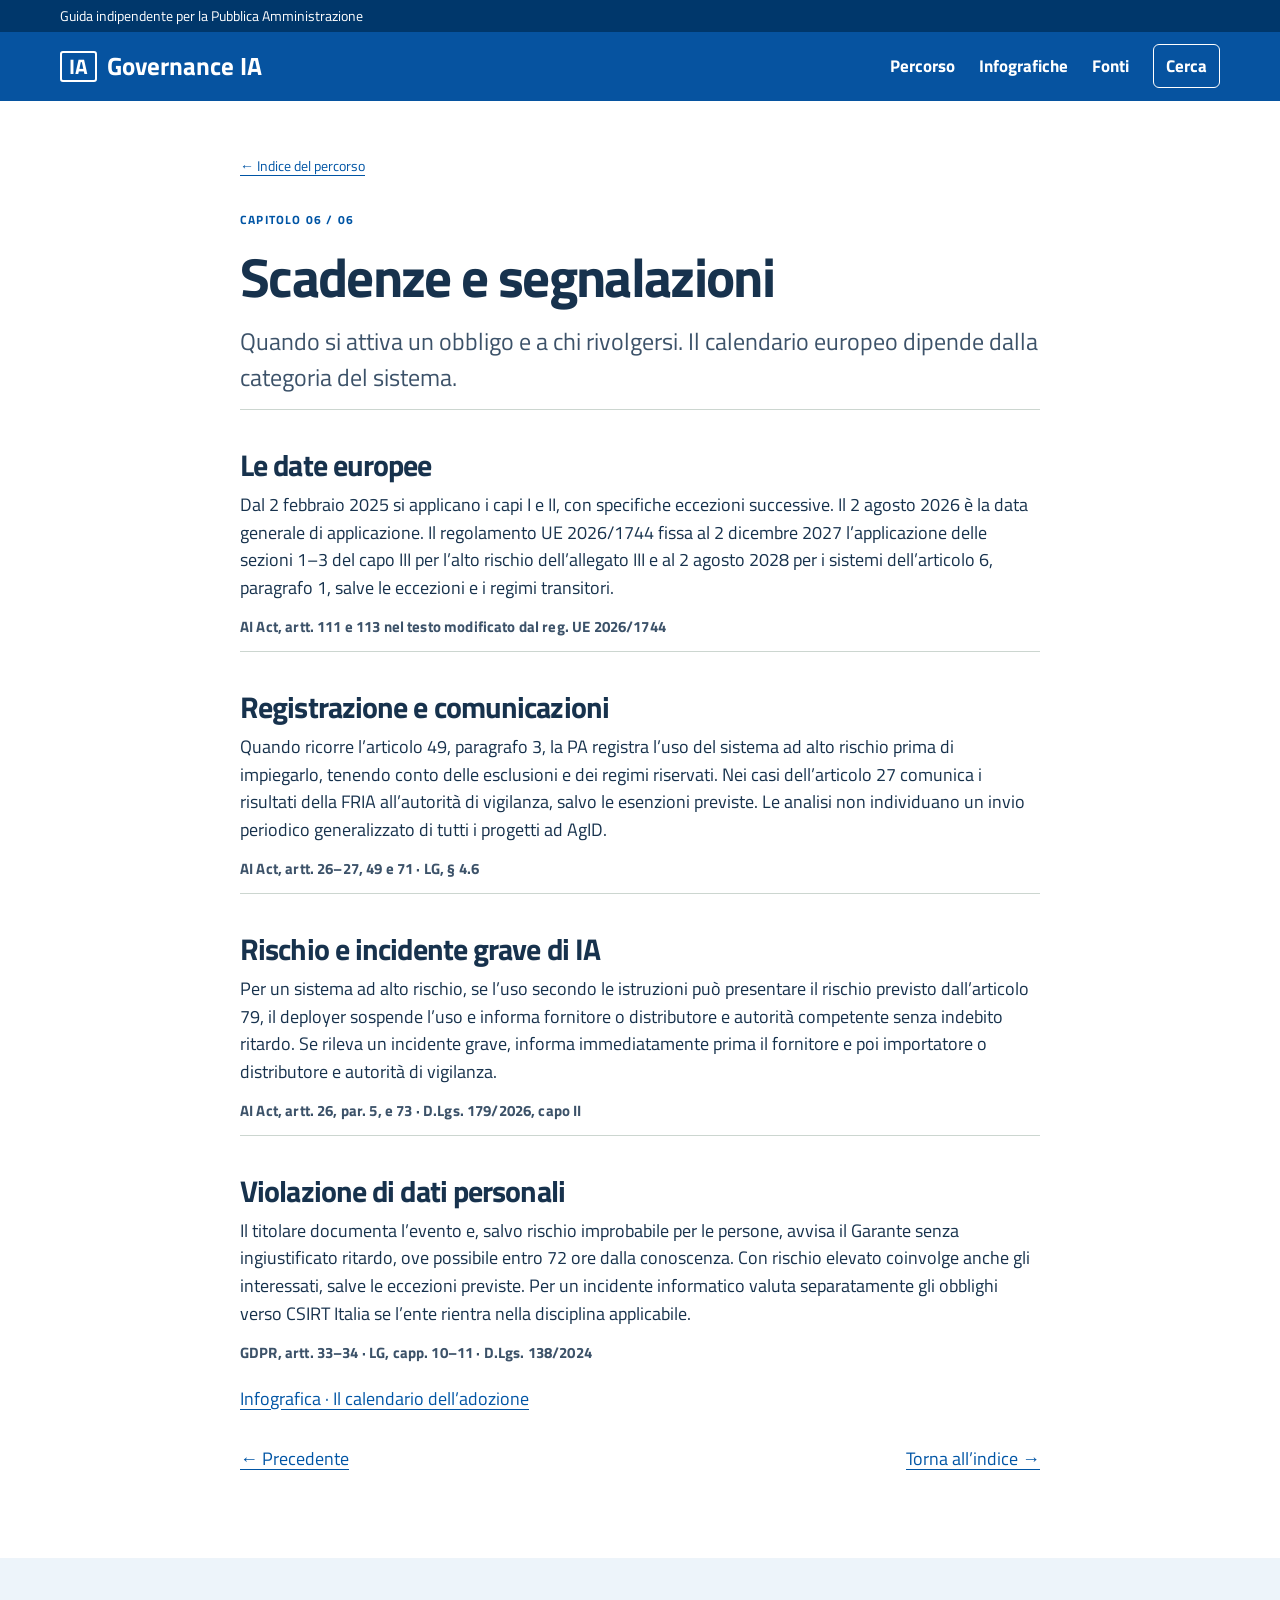
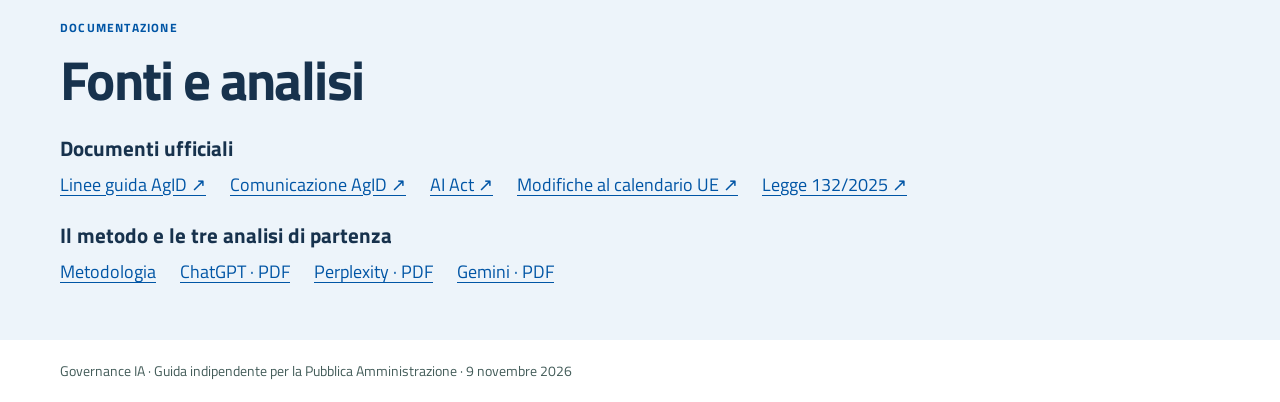
<file: capitolo-6.html>
<!doctype html><html lang="it"><head><meta charset="utf-8"><meta name="viewport" content="width=device-width, initial-scale=1"><title>Scadenze e segnalazioni · Governance IA</title><link rel="stylesheet" href="style.css"><script defer src="search.js"></script></head><body><a class="skip" href="#main">Salta al contenuto</a><header><div class="slim"><div class="wrap">Guida indipendente per la Pubblica Amministrazione</div></div><div class="bar"><a class="brand" href="index.html"><span class="logo" aria-hidden="true">IA</span>Governance IA</a><nav aria-label="Principale"><a href="index.html#indice">Percorso</a><a href="index.html#mappe">Infografiche</a><a href="#fonti">Fonti</a><button id="find" aria-haspopup="dialog" aria-controls="search-dialog">Cerca</button></nav></div></header><main id="main" tabindex="-1"><article class="wrap article"><a class="crumb" href="index.html#indice">← Indice del percorso</a><span class="eyebrow label">Capitolo 06 / 06</span><h1>Scadenze e segnalazioni</h1><p class="lead">Quando si attiva un obbligo e a chi rivolgersi. Il calendario europeo dipende dalla categoria del sistema.</p><section id="s0"><h2>Le date europee</h2><p>Dal 2 febbraio 2025 si applicano i capi I e II, con specifiche eccezioni successive. Il 2 agosto 2026 è la data generale di applicazione. Il regolamento UE 2026/1744 fissa al 2 dicembre 2027 l’applicazione delle sezioni 1–3 del capo III per l’alto rischio dell’allegato III e al 2 agosto 2028 per i sistemi dell’articolo 6, paragrafo 1, salve le eccezioni e i regimi transitori.</p><small>AI Act, artt. 111 e 113 nel testo modificato dal reg. UE 2026/1744</small></section><section id="s1"><h2>Registrazione e comunicazioni</h2><p>Quando ricorre l’articolo 49, paragrafo 3, la PA registra l’uso del sistema ad alto rischio prima di impiegarlo, tenendo conto delle esclusioni e dei regimi riservati. Nei casi dell’articolo 27 comunica i risultati della FRIA all’autorità di vigilanza, salvo le esenzioni previste. Le analisi non individuano un invio periodico generalizzato di tutti i progetti ad AgID.</p><small>AI Act, artt. 26–27, 49 e 71 · LG, § 4.6</small></section><section id="s2"><h2>Rischio e incidente grave di IA</h2><p>Per un sistema ad alto rischio, se l’uso secondo le istruzioni può presentare il rischio previsto dall’articolo 79, il deployer sospende l’uso e informa fornitore o distributore e autorità competente senza indebito ritardo. Se rileva un incidente grave, informa immediatamente prima il fornitore e poi importatore o distributore e autorità di vigilanza.</p><small>AI Act, artt. 26, par. 5, e 73 · D.Lgs. 179/2026, capo II</small></section><section id="s3"><h2>Violazione di dati personali</h2><p>Il titolare documenta l’evento e, salvo rischio improbabile per le persone, avvisa il Garante senza ingiustificato ritardo, ove possibile entro 72 ore dalla conoscenza. Con rischio elevato coinvolge anche gli interessati, salve le eccezioni previste. Per un incidente informatico valuta separatamente gli obblighi verso CSIRT Italia se l’ente rientra nella disciplina applicabile.</p><small>GDPR, artt. 33–34 · LG, capp. 10–11 · D.Lgs. 138/2024</small></section><p><a href="mappa-tempi.html">Infografica · Il calendario dell’adozione</a></p><nav class="pager" aria-label="Capitoli"><a href="capitolo-5.html">← Precedente</a><a href="index.html#indice">Torna all’indice →</a></nav></article><section class="sources" id="fonti"><div class="wrap"><span class="eyebrow label">Documentazione</span><h2>Fonti e analisi</h2><h3>Documenti ufficiali</h3><div class="links"><a target="_blank" rel="noopener" href="https://trasparenza.agid.gov.it/download/10402.html">Linee guida AgID ↗</a><a target="_blank" rel="noopener" href="https://www.agid.gov.it/it/notizie/agid-adotta-le-linee-guida-ladozione-di-ia-nella-pubblica-amministrazione">Comunicazione AgID ↗</a><a target="_blank" rel="noopener" href="https://eur-lex.europa.eu/eli/reg/2024/1689">AI Act ↗</a><a target="_blank" rel="noopener" href="https://eur-lex.europa.eu/eli/reg/2026/1744/oj?locale=it">Modifiche al calendario UE ↗</a><a target="_blank" rel="noopener" href="https://www.normattiva.it/uri-res/N2Ls?urn:nir:stato:legge:2025-09-23;132">Legge 132/2025 ↗</a></div><h3>Il metodo e le tre analisi di partenza</h3><div class="links"><a target="_blank" rel="noopener" href="https://github.com/gigicogo/Linee-Guida-AI-per-la-PA/blob/main/README.md">Metodologia</a><a target="_blank" rel="noopener" href="ChatGPT.pdf">ChatGPT · PDF</a><a target="_blank" rel="noopener" href="Perplexity.pdf">Perplexity · PDF</a><a target="_blank" rel="noopener" href="Gemini.pdf">Gemini · PDF</a></div></div></section></main><footer class="wrap footer">Governance IA · Guida indipendente per la Pubblica Amministrazione · 9 novembre 2026</footer><dialog id="search-dialog" aria-labelledby="dt"><button class="close" aria-label="Chiudi ricerca">Chiudi</button><h2 id="dt">Cerca nella guida</h2><label for="q">Argomento o parola chiave</label><input id="q" type="search" placeholder="Es. PIAO, rischio, segnalazione"><div aria-atomic="true" role="status" id="status"></div><div class="results"></div></dialog></body></html>
</file>
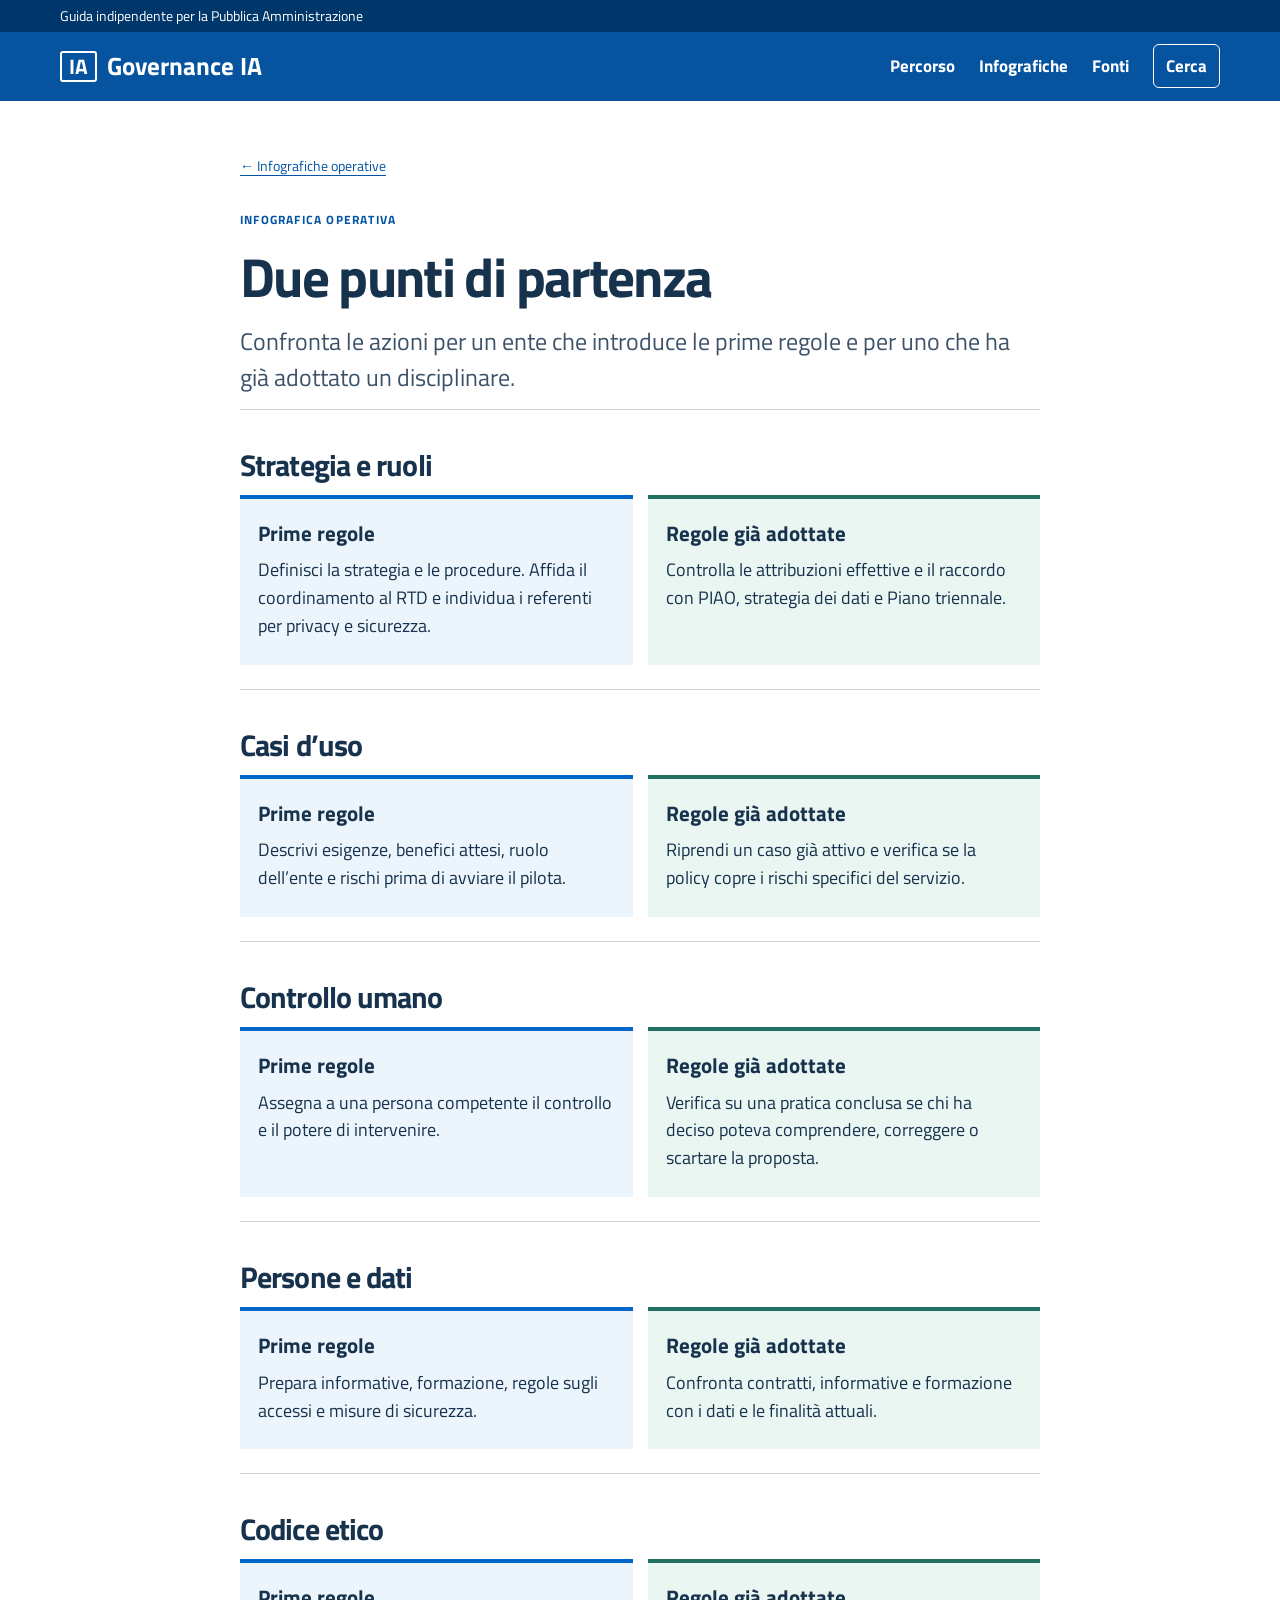
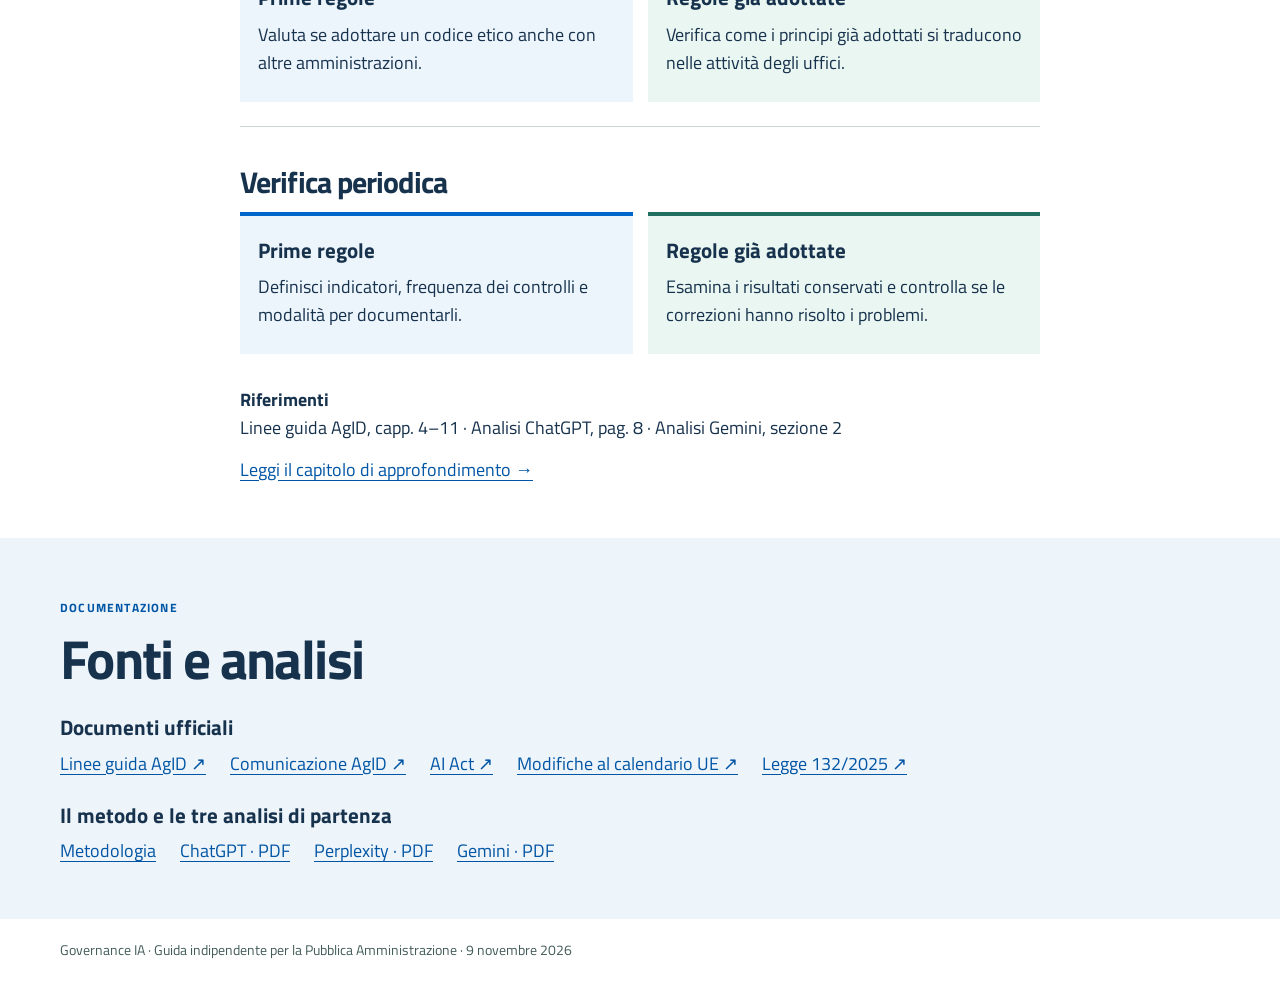
<file: mappa-enti.html>
<!doctype html><html lang="it"><head><meta charset="utf-8"><meta name="viewport" content="width=device-width, initial-scale=1"><title>Due punti di partenza · Governance IA</title><link rel="stylesheet" href="style.css"><script defer src="search.js"></script></head><body><a class="skip" href="#main">Salta al contenuto</a><header><div class="slim"><div class="wrap">Guida indipendente per la Pubblica Amministrazione</div></div><div class="bar"><a class="brand" href="index.html"><span class="logo" aria-hidden="true">IA</span>Governance IA</a><nav aria-label="Principale"><a href="index.html#indice">Percorso</a><a href="index.html#mappe">Infografiche</a><a href="#fonti">Fonti</a><button id="find" aria-haspopup="dialog" aria-controls="search-dialog">Cerca</button></nav></div></header><main id="main" tabindex="-1"><article class="wrap article visual"><a class="crumb" href="index.html#mappe">← Infografiche operative</a><span class="eyebrow label">Infografica operativa</span><h1>Due punti di partenza</h1><p class="lead">Confronta le azioni per un ente che introduce le prime regole e per uno che ha già adottato un disciplinare.</p><section id="m0"><h2>Strategia e ruoli</h2><dl class="pair"><div><dt>Prime regole</dt><dd>Definisci la strategia e le procedure. Affida il coordinamento al RTD e individua i referenti per privacy e sicurezza.</dd></div><div><dt>Regole già adottate</dt><dd>Controlla le attribuzioni effettive e il raccordo con PIAO, strategia dei dati e Piano triennale.</dd></div></dl></section><section id="m1"><h2>Casi d’uso</h2><dl class="pair"><div><dt>Prime regole</dt><dd>Descrivi esigenze, benefici attesi, ruolo dell’ente e rischi prima di avviare il pilota.</dd></div><div><dt>Regole già adottate</dt><dd>Riprendi un caso già attivo e verifica se la policy copre i rischi specifici del servizio.</dd></div></dl></section><section id="m2"><h2>Controllo umano</h2><dl class="pair"><div><dt>Prime regole</dt><dd>Assegna a una persona competente il controllo e il potere di intervenire.</dd></div><div><dt>Regole già adottate</dt><dd>Verifica su una pratica conclusa se chi ha deciso poteva comprendere, correggere o scartare la proposta.</dd></div></dl></section><section id="m3"><h2>Persone e dati</h2><dl class="pair"><div><dt>Prime regole</dt><dd>Prepara informative, formazione, regole sugli accessi e misure di sicurezza.</dd></div><div><dt>Regole già adottate</dt><dd>Confronta contratti, informative e formazione con i dati e le finalità attuali.</dd></div></dl></section><section id="m4"><h2>Codice etico</h2><dl class="pair"><div><dt>Prime regole</dt><dd>Valuta se adottare un codice etico anche con altre amministrazioni.</dd></div><div><dt>Regole già adottate</dt><dd>Verifica come i principi già adottati si traducono nelle attività degli uffici.</dd></div></dl></section><section id="m5"><h2>Verifica periodica</h2><dl class="pair"><div><dt>Prime regole</dt><dd>Definisci indicatori, frequenza dei controlli e modalità per documentarli.</dd></div><div><dt>Regole già adottate</dt><dd>Esamina i risultati conservati e controlla se le correzioni hanno risolto i problemi.</dd></div></dl></section><p><strong>Riferimenti</strong><br>Linee guida AgID, capp. 4–11 · Analisi ChatGPT, pag. 8 · Analisi Gemini, sezione 2</p><a href="capitolo-3.html">Leggi il capitolo di approfondimento →</a></article><section class="sources" id="fonti"><div class="wrap"><span class="eyebrow label">Documentazione</span><h2>Fonti e analisi</h2><h3>Documenti ufficiali</h3><div class="links"><a target="_blank" rel="noopener" href="https://trasparenza.agid.gov.it/download/10402.html">Linee guida AgID ↗</a><a target="_blank" rel="noopener" href="https://www.agid.gov.it/it/notizie/agid-adotta-le-linee-guida-ladozione-di-ia-nella-pubblica-amministrazione">Comunicazione AgID ↗</a><a target="_blank" rel="noopener" href="https://eur-lex.europa.eu/eli/reg/2024/1689">AI Act ↗</a><a target="_blank" rel="noopener" href="https://eur-lex.europa.eu/eli/reg/2026/1744/oj?locale=it">Modifiche al calendario UE ↗</a><a target="_blank" rel="noopener" href="https://www.normattiva.it/uri-res/N2Ls?urn:nir:stato:legge:2025-09-23;132">Legge 132/2025 ↗</a></div><h3>Il metodo e le tre analisi di partenza</h3><div class="links"><a target="_blank" rel="noopener" href="https://github.com/gigicogo/Linee-Guida-AI-per-la-PA/blob/main/README.md">Metodologia</a><a target="_blank" rel="noopener" href="ChatGPT.pdf">ChatGPT · PDF</a><a target="_blank" rel="noopener" href="Perplexity.pdf">Perplexity · PDF</a><a target="_blank" rel="noopener" href="Gemini.pdf">Gemini · PDF</a></div></div></section></main><footer class="wrap footer">Governance IA · Guida indipendente per la Pubblica Amministrazione · 9 novembre 2026</footer><dialog id="search-dialog" aria-labelledby="dt"><button class="close" aria-label="Chiudi ricerca">Chiudi</button><h2 id="dt">Cerca nella guida</h2><label for="q">Argomento o parola chiave</label><input id="q" type="search" placeholder="Es. PIAO, rischio, segnalazione"><div aria-atomic="true" role="status" id="status"></div><div class="results"></div></dialog></body></html>
</file>
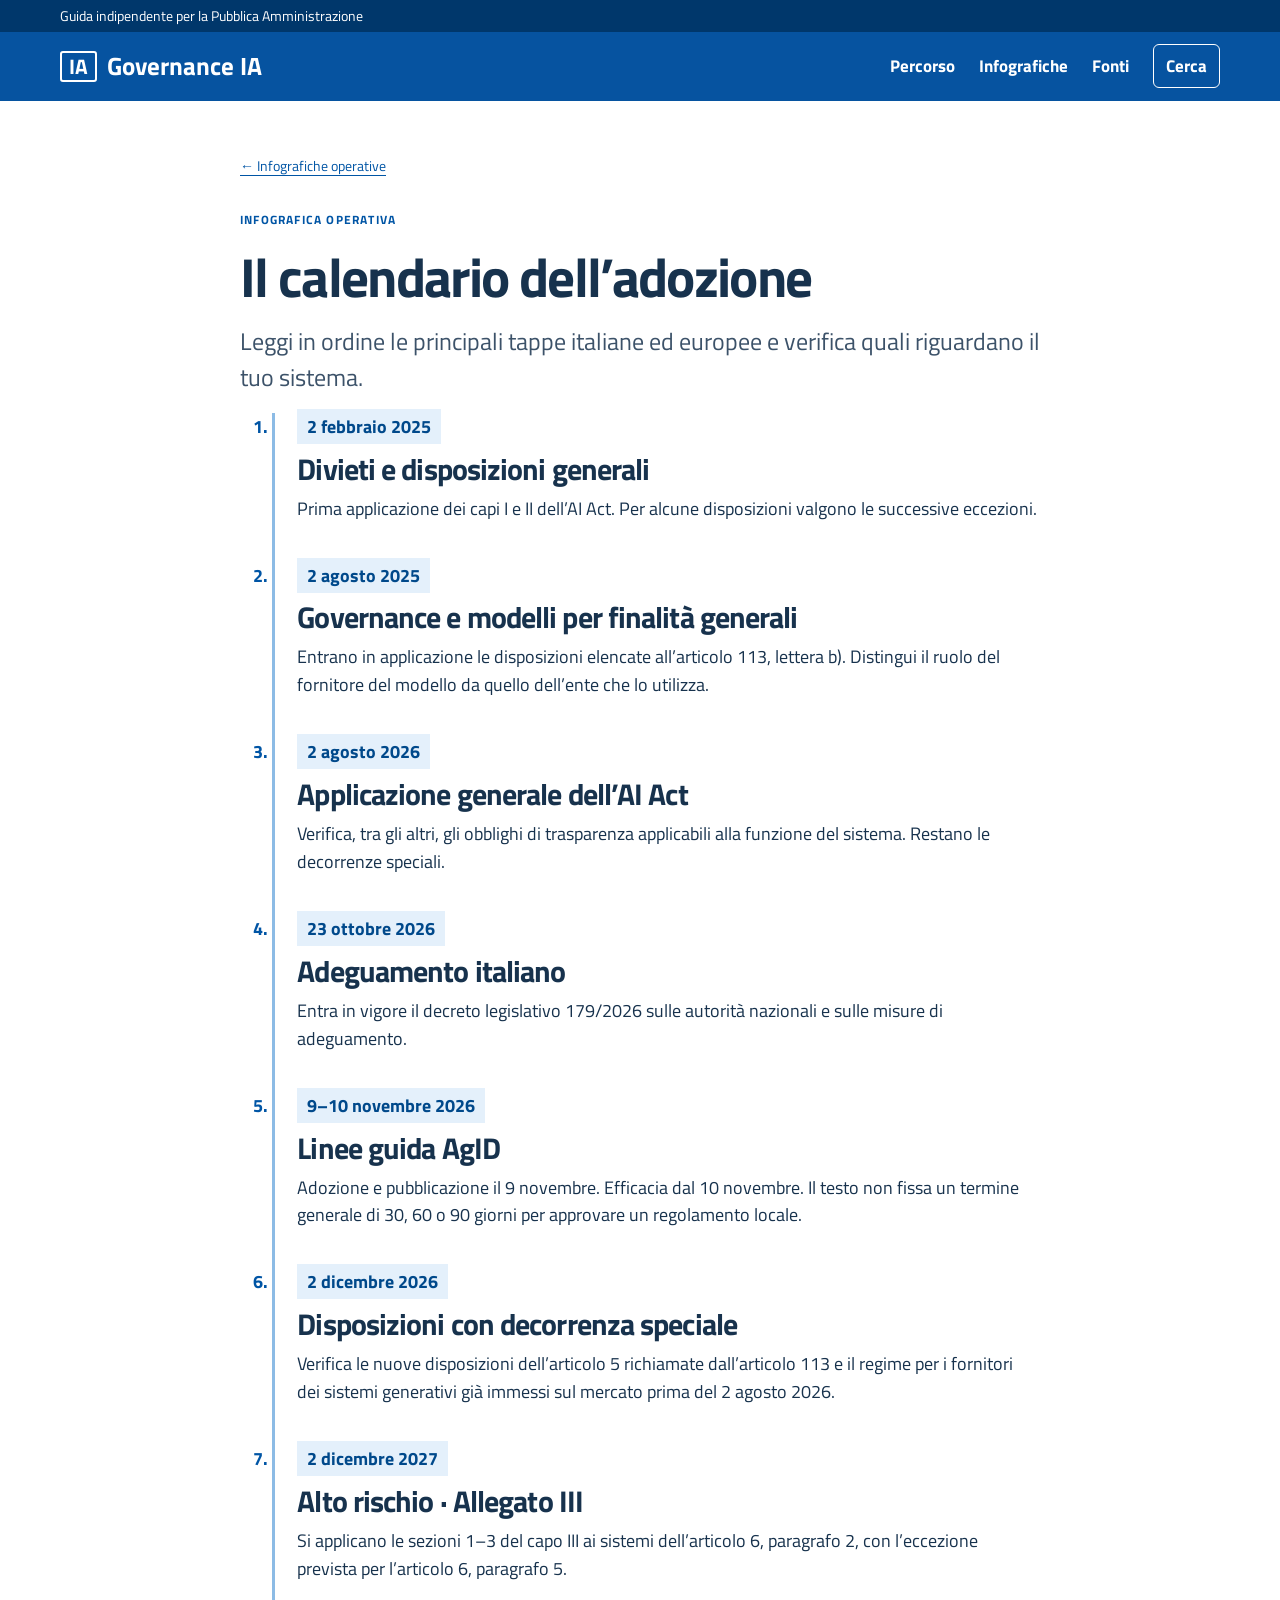
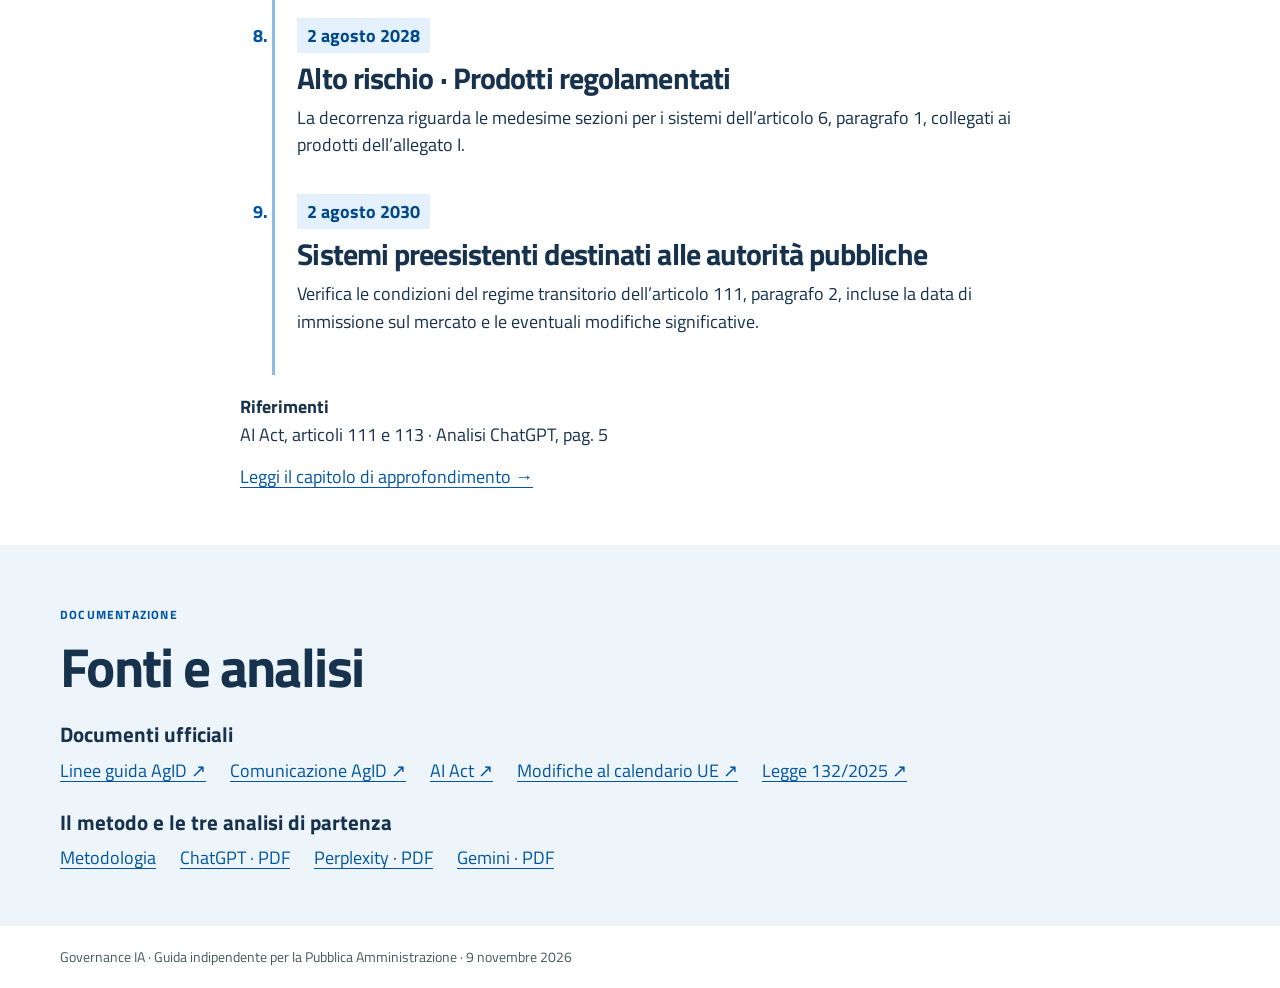
<file: mappa-tempi.html>
<!doctype html><html lang="it"><head><meta charset="utf-8"><meta name="viewport" content="width=device-width, initial-scale=1"><title>Il calendario dell’adozione · Governance IA</title><link rel="stylesheet" href="style.css"><script defer src="search.js"></script></head><body><a class="skip" href="#main">Salta al contenuto</a><header><div class="slim"><div class="wrap">Guida indipendente per la Pubblica Amministrazione</div></div><div class="bar"><a class="brand" href="index.html"><span class="logo" aria-hidden="true">IA</span>Governance IA</a><nav aria-label="Principale"><a href="index.html#indice">Percorso</a><a href="index.html#mappe">Infografiche</a><a href="#fonti">Fonti</a><button id="find" aria-haspopup="dialog" aria-controls="search-dialog">Cerca</button></nav></div></header><main id="main" tabindex="-1"><article class="wrap article visual"><a class="crumb" href="index.html#mappe">← Infografiche operative</a><span class="eyebrow label">Infografica operativa</span><h1>Il calendario dell’adozione</h1><p class="lead">Leggi in ordine le principali tappe italiane ed europee e verifica quali riguardano il tuo sistema.</p><ol class="timeline"><li id="m0"><time datetime="2025-02-02">2 febbraio 2025</time><h2>Divieti e disposizioni generali</h2><p>Prima applicazione dei capi I e II dell’AI Act. Per alcune disposizioni valgono le successive eccezioni.</p></li><li id="m1"><time datetime="2025-08-02">2 agosto 2025</time><h2>Governance e modelli per finalità generali</h2><p>Entrano in applicazione le disposizioni elencate all’articolo 113, lettera b). Distingui il ruolo del fornitore del modello da quello dell’ente che lo utilizza.</p></li><li id="m2"><time datetime="2026-08-02">2 agosto 2026</time><h2>Applicazione generale dell’AI Act</h2><p>Verifica, tra gli altri, gli obblighi di trasparenza applicabili alla funzione del sistema. Restano le decorrenze speciali.</p></li><li id="m3"><time datetime="2026-10-23">23 ottobre 2026</time><h2>Adeguamento italiano</h2><p>Entra in vigore il decreto legislativo 179/2026 sulle autorità nazionali e sulle misure di adeguamento.</p></li><li id="m4"><time datetime="2026-11-09">9–10 novembre 2026</time><h2>Linee guida AgID</h2><p>Adozione e pubblicazione il 9 novembre. Efficacia dal 10 novembre. Il testo non fissa un termine generale di 30, 60 o 90 giorni per approvare un regolamento locale.</p></li><li id="m5"><time datetime="2026-12-02">2 dicembre 2026</time><h2>Disposizioni con decorrenza speciale</h2><p>Verifica le nuove disposizioni dell’articolo 5 richiamate dall’articolo 113 e il regime per i fornitori dei sistemi generativi già immessi sul mercato prima del 2 agosto 2026.</p></li><li id="m6"><time datetime="2027-12-02">2 dicembre 2027</time><h2>Alto rischio · Allegato III</h2><p>Si applicano le sezioni 1–3 del capo III ai sistemi dell’articolo 6, paragrafo 2, con l’eccezione prevista per l’articolo 6, paragrafo 5.</p></li><li id="m7"><time datetime="2028-08-02">2 agosto 2028</time><h2>Alto rischio · Prodotti regolamentati</h2><p>La decorrenza riguarda le medesime sezioni per i sistemi dell’articolo 6, paragrafo 1, collegati ai prodotti dell’allegato I.</p></li><li id="m8"><time datetime="2030-08-02">2 agosto 2030</time><h2>Sistemi preesistenti destinati alle autorità pubbliche</h2><p>Verifica le condizioni del regime transitorio dell’articolo 111, paragrafo 2, incluse la data di immissione sul mercato e le eventuali modifiche significative.</p></li></ol><p><strong>Riferimenti</strong><br>AI Act, articoli 111 e 113 · Analisi ChatGPT, pag. 5</p><a href="capitolo-6.html">Leggi il capitolo di approfondimento →</a></article><section class="sources" id="fonti"><div class="wrap"><span class="eyebrow label">Documentazione</span><h2>Fonti e analisi</h2><h3>Documenti ufficiali</h3><div class="links"><a target="_blank" rel="noopener" href="https://trasparenza.agid.gov.it/download/10402.html">Linee guida AgID ↗</a><a target="_blank" rel="noopener" href="https://www.agid.gov.it/it/notizie/agid-adotta-le-linee-guida-ladozione-di-ia-nella-pubblica-amministrazione">Comunicazione AgID ↗</a><a target="_blank" rel="noopener" href="https://eur-lex.europa.eu/eli/reg/2024/1689">AI Act ↗</a><a target="_blank" rel="noopener" href="https://eur-lex.europa.eu/eli/reg/2026/1744/oj?locale=it">Modifiche al calendario UE ↗</a><a target="_blank" rel="noopener" href="https://www.normattiva.it/uri-res/N2Ls?urn:nir:stato:legge:2025-09-23;132">Legge 132/2025 ↗</a></div><h3>Il metodo e le tre analisi di partenza</h3><div class="links"><a target="_blank" rel="noopener" href="https://github.com/gigicogo/Linee-Guida-AI-per-la-PA/blob/main/README.md">Metodologia</a><a target="_blank" rel="noopener" href="ChatGPT.pdf">ChatGPT · PDF</a><a target="_blank" rel="noopener" href="Perplexity.pdf">Perplexity · PDF</a><a target="_blank" rel="noopener" href="Gemini.pdf">Gemini · PDF</a></div></div></section></main><footer class="wrap footer">Governance IA · Guida indipendente per la Pubblica Amministrazione · 9 novembre 2026</footer><dialog id="search-dialog" aria-labelledby="dt"><button class="close" aria-label="Chiudi ricerca">Chiudi</button><h2 id="dt">Cerca nella guida</h2><label for="q">Argomento o parola chiave</label><input id="q" type="search" placeholder="Es. PIAO, rischio, segnalazione"><div aria-atomic="true" role="status" id="status"></div><div class="results"></div></dialog></body></html>
</file>
<file: style.css>
*{box-sizing:border-box}html{scroll-padding-top:5rem}body{margin:0;color:#132e43;background:#f8f8f4;font:17px/1.6 "DM Sans",Arial,sans-serif}a{color:inherit;text-underline-offset:4px}button,input{font:inherit}button{cursor:pointer}a:focus-visible,button:focus-visible,input:focus-visible,summary:focus-visible{outline:3px solid #d27b00;outline-offset:4px}.skip{position:absolute;left:-9999px}.skip:focus{left:10px;top:5px;background:white;z-index:5}header{position:sticky;top:0;z-index:2;background:#fafaf6;border-bottom:1px solid #ccd4d2}.bar,.wrap{width:min(1220px,90%);margin:auto}.bar{height:69px;display:flex;align-items:center;justify-content:space-between}.brand{display:flex;align-items:center;gap:10px;text-decoration:none;font:bold 21px Georgia,serif}.logo{background:#173e48;color:#acf0cc;padding:2px 7px;font:26px Georgia;border-radius:4px}.bar nav{display:flex;gap:24px;align-items:center}.bar nav a,.bar button{font-size:14px;font-weight:600;text-decoration:none}.bar button,.close{background:transparent;color:inherit;border:1px solid #9faeaa;border-radius:6px;padding:6px 12px}.hero{color:white;background:linear-gradient(90deg,rgba(7,28,41,.86),rgba(7,28,41,.53) 48%,rgba(7,28,41,.03) 78%),url(hero.webp) center/cover,#10293a;display:flex;align-items:center;min-height:520px;padding:60px 0}.eyebrow,.num,small{font:700 12px/1.5 "Courier New",monospace;letter-spacing:.1em;text-transform:uppercase}.hero .eyebrow{color:#a8eed8}.hero h1{font:normal clamp(52px,6.8vw,95px)/.98 Georgia,serif;letter-spacing:-.06em;margin:21px 0}.hero em{color:#b8e7d9;font-weight:400}.hero p{max-width:500px;line-height:1.55;margin:20px 0 27px}.actions{display:flex;gap:22px;align-items:center;flex-wrap:wrap}.btn{background:#c4f1d9;color:#133a37;border-radius:5px;padding:11px 18px;text-decoration:none;font-weight:700}.minor{font-size:15px}.index,.sources,.article{padding:54px 0}.label{color:#3b645e}.heading{display:flex;align-items:baseline;justify-content:space-between;gap:18px;margin:6px 0 23px}.heading h2,.sources h2,.article h1{font:normal clamp(36px,4.3vw,59px)/1.1 Georgia,serif;letter-spacing:-.045em;margin:0}.count{color:#54665f;font-size:14px}.grid{display:grid;grid-template-columns:1fr 1fr;gap:12px}.card{display:grid;grid-template-columns:45px 1fr 24px;gap:12px;align-items:center;padding:21px;background:#fff;border:1px solid #cdd7d2;border-radius:7px;text-decoration:none;min-height:98px}.card:hover{border-color:#447b71;background:#f2f8f3}.num{background:#e3efe8;color:#28554b;border-radius:50%;width:42px;height:42px;display:grid;place-items:center}.card strong{font:normal 24px/1.18 Georgia,serif}.arrow{color:#376758}.sources{background:#e7eee8}.sources h2{margin:10px 0 20px}.links{display:flex;gap:12px 24px;flex-wrap:wrap}.sources h3{margin-bottom:6px}.article{max-width:800px}.article h1{margin:15px 0}.lead{font:normal 24px/1.5 Georgia;color:#3c5c60}.article section{border-top:1px solid #ccd6d0;padding:12px 0}.article h2{font:normal 30px/1.2 Georgia;margin-bottom:8px}.article p{margin:8px 0 14px}.article small{display:block;letter-spacing:.01em;text-transform:none;color:#465f59}.pager{display:flex;justify-content:space-between;gap:15px;margin:32px 0}.crumb{display:block;margin-bottom:28px;font-size:14px}.footer{padding:20px 0;font-size:14px;color:#435c59}dialog{width:min(620px,92%);border:0;border-radius:10px;color:#132e43;padding:25px;max-height:80vh}dialog::backdrop{background:#071c29aa}dialog input{width:100%;padding:10px;margin:14px 0}.close{float:right}.results a{display:block;padding:9px 0;border-bottom:1px solid #cbd6d1}@media(max-width:680px){.bar{height:60px}.bar nav{gap:12px}.brand{font-size:18px}.bar nav a:first-child{display:none}.hero{min-height:485px;background-position:58% center;background-image:linear-gradient(90deg,#092333ed,#09233394 80%),url(hero.webp)}.grid{grid-template-columns:1fr}.card{min-height:78px;padding:15px}.index,.sources,.article{padding:36px 0}.count{display:none}.article h1{font-size:42px}}
@font-face{font-family:Titillium;src:url(fonts/TitilliumWeb-Regular.ttf) format("truetype");font-display:swap;font-weight:400}@font-face{font-family:Titillium;src:url(fonts/TitilliumWeb-Bold.ttf) format("truetype");font-display:swap;font-weight:700}
:root{--blue:#0066cc;--ink:#17324d}html{scroll-padding-top:8rem}body{font:18px/1.55 Titillium,Arial,sans-serif;color:var(--ink);background:white}.wrap,.bar{width:min(1160px,92%)}header{background:#0653a0;color:white;border:0}.slim{background:#00376b;padding:5px 0;font-size:14px}.brand,.hero h1,.heading h2,.sources h2,.article h1,.article h2,.lead,.card strong,.logo,.eyebrow,.num,small{font-family:Titillium,Arial,sans-serif}.brand{font-size:25px}.logo{font-weight:700;color:white;background:transparent;border:2px solid white;border-radius:3px;line-height:1.1;font-size:21px}.bar nav a,.bar button{font-size:17px;font-weight:700}.bar button{border-color:white}.bar nav a,.bar button{min-height:44px;display:inline-flex;align-items:center}.bar a:hover{text-decoration:underline}.hero h1,.heading h2,.sources h2,.article h1,.article h2{font-weight:700;letter-spacing:-.03em}.hero{background-image:linear-gradient(90deg,#071c32f5,#092640c9 45%,#09264010 85%),url(hero.webp)}.hero h1 em{color:white;font-style:normal}.hero .eyebrow{color:#c7e4ff}.btn{background:#0066cc;color:#fff}.label,.arrow,.article a,.links a,.footer a{color:#0055a5}.num{background:#e4f0fb;color:#0054a5}.card{border-radius:4px;border-color:#b6c8d9}.card:hover,.viscard:hover{background:#edf5fc;border-color:#0066cc}.card strong,.viscard strong{font-weight:700}.sources{background:#edf4fa}.lead,.count,.article small{color:#3c5269}.visualwrap{padding:0 0 56px}.visualwrap h2{font-size:32px}.viscard{display:flex;align-items:center;gap:18px;padding:20px;border:1px solid #afc4d8;border-top:4px solid var(--blue);border-radius:4px;text-decoration:none}.viscard strong{font-size:24px;color:#0055a5}.pic{flex:0 0 48px;height:54px;background:repeating-linear-gradient(to bottom,#0056a4 0 6px,transparent 6px 15px);border-left:4px solid #0056a4}.pic0{background:linear-gradient(90deg,#0056a4 45%,transparent 45% 55%,#29736a 55%);height:35px;border:0}.pair{display:grid;grid-template-columns:1fr 1fr;gap:15px;margin:12px 0}.pair div{padding:18px;background:#edf5fc;border-top:4px solid #0066cc}.pair div+div{background:#eaf6f2;border-color:#217062}.pair dt{font-weight:bold;font-size:21px}.pair dd{margin:7px 0}.timeline{list-style:decimal;padding-left:1.8em}.timeline li{padding:0 0 25px 22px;border-left:3px solid #8cbbe5}.timeline li::marker{font-weight:bold;color:#0055a5}.timeline time{background:#e4f0fb;color:#00498b;padding:4px 10px;font-weight:700}.timeline h2{margin:10px 0 5px}.skip:focus{color:#102e48}.bar :focus-visible,.hero :focus-visible{outline:3px solid white;box-shadow:0 0 0 6px #112c44}.article small{font-size:15px}.close{min-height:44px}.results a{padding:12px 0}.hero p{max-width:min(500px,85%)}@media(max-width:680px){header{position:relative}.slim{font-size:13px}.bar{height:auto;min-height:64px;flex-wrap:wrap;padding:7px 0;gap:4px 16px}.bar nav{flex-wrap:wrap;gap:14px}.bar nav a:first-child{display:inline-flex}.bar nav a,.bar button{font-size:16px}.hero{background-image:linear-gradient(90deg,#071c32f5,#092640ab),url(hero.webp)}.pair{grid-template-columns:1fr}.viscard{align-items:flex-start}.brand{font-size:22px}html{scroll-padding-top:1rem}}
</file>
